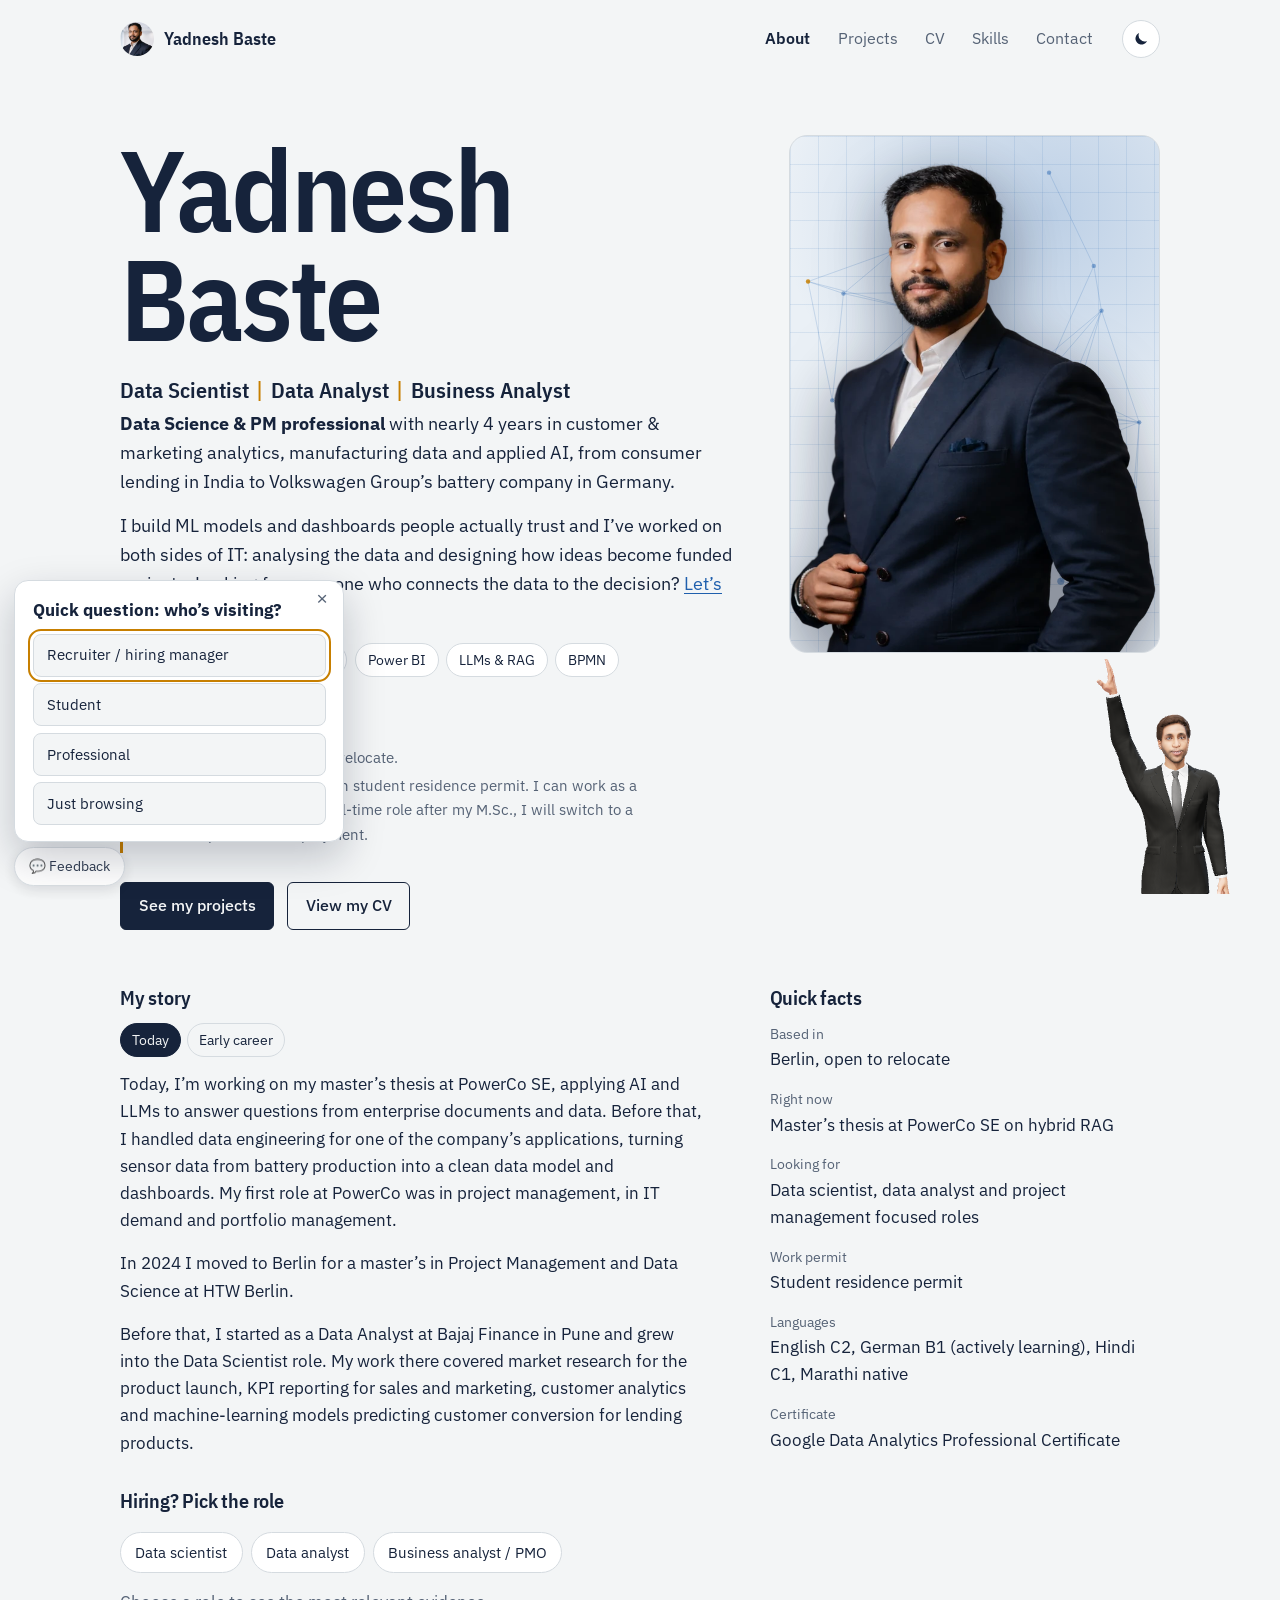
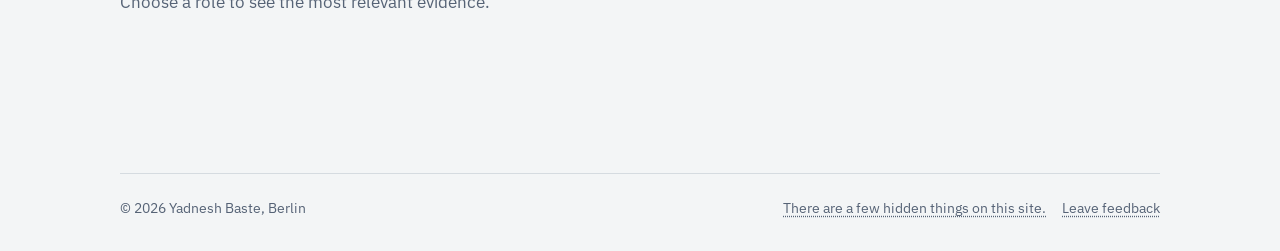
<file: index.html>
<!doctype html>
<!--
   __   __ ___
   \ \ / /| _ )   yadnesh-baste.github.io
    \ V / | _ \   Designed and owned by Yadnesh Baste, Berlin, 2026.
     |_|  |___/   Curious? Press the backtick key ( ` ) on the page.
-->
<html lang="en">
<head>
<meta name="author" content="Yadnesh Baste">
<meta charset="utf-8">
<meta name="viewport" content="width=device-width, initial-scale=1, viewport-fit=cover">
<title>Yadnesh Baste – Data Scientist, Data Analyst, Business Analyst | Berlin</title>
<meta name="description" content="Portfolio of Yadnesh Baste: data analysis, machine learning and process design projects with code and case studies.">
<meta property="og:title" content="Yadnesh Baste – Data Scientist | Data & PM professional">
<meta property="og:description" content="Case studies in manufacturing quality, customer retention and IT process design.">
<link rel="icon" href="assets/yadnesh.jpg" type="image/jpeg">
<script src="assets/theme.js"></script>
<link rel="preconnect" href="https://fonts.googleapis.com"><link rel="preconnect" href="https://fonts.gstatic.com" crossorigin>
<link href="https://fonts.googleapis.com/css2?family=IBM+Plex+Sans+Condensed:wght@500;600&family=IBM+Plex+Sans:wght@400;500;600&display=swap" rel="stylesheet">
<link rel="stylesheet" href="assets/style.css">
</head>
<body>
<div class="wrap">
  <header class="top" id="top">
    <div class="top-row">
      <a class="home" href="#about" data-goto="about"><img src="assets/yadnesh.jpg" alt="" width="34" height="34"> <span>Yadnesh Baste</span></a>
      <button class="theme-btn" type="button" data-theme-toggle></button>
    </div>
    <nav class="tabs" role="tablist" aria-label="Sections">
      <button role="tab" id="t-about" aria-controls="about" aria-selected="true">About</button>
      <button role="tab" id="t-projects" aria-controls="projects" aria-selected="false" tabindex="-1">Projects</button>
      <button role="tab" id="t-cv" aria-controls="cv" aria-selected="false" tabindex="-1">CV</button>
      <button role="tab" id="t-skills" aria-controls="skills" aria-selected="false" tabindex="-1">Skills</button>
      <button role="tab" id="t-contact" aria-controls="contact" aria-selected="false" tabindex="-1">Contact</button>
    </nav>
  </header>
</div>

<!-- ============ ABOUT ============ -->
<main>
<div role="tabpanel" id="about" aria-labelledby="t-about">
  <div class="wrap">
    <div class="hero2">
      <div class="hero2-text">
        <h1>Yadnesh<br>Baste</h1>
        <p class="roles">Data Scientist <span>|</span> Data Analyst <span>|</span> Business Analyst</p>
        <p class="intro"><strong>Data Science &amp; PM professional</strong> with nearly 4 years in customer &amp; marketing analytics, manufacturing data and applied AI, from consumer lending in India to Volkswagen Group’s battery company in Germany.</p>
        <p class="intro">I build ML models and dashboards people actually trust and I’ve worked on both sides of IT: analysing the data and designing how ideas become funded projects. Looking for someone who connects the data to the decision? <a href="#contact" data-goto="contact">Let’s talk.</a></p>
        <ul class="sectors" aria-label="Core skills"><li>Python</li><li>SQL</li><li>Databricks</li><li>Power BI</li><li>LLMs &amp; RAG</li><li>BPMN</li><li>IT portfolio &amp; budget planning</li></ul>
        <div class="whereabouts">
          <p><span class="ico" aria-hidden="true">📍</span>Berlin, Germany. Open to relocate.</p>
          <p><span class="ico" aria-hidden="true">🪪</span>Indian citizen on a German student residence permit. I can work as a working student now; for a full-time role after my M.Sc., I will switch to a residence permit for employment.</p>
        </div>
        <div class="hero-actions"><button class="btn primary" type="button" data-goto="projects">See my projects</button><button class="btn" type="button" data-goto="cv">View my CV</button></div>
      </div>
      <div class="hero2-photo">
        <svg class="net" viewBox="0 0 400 520" aria-hidden="true" preserveAspectRatio="xMidYMid slice"></svg>
        <picture><source srcset="assets/yadnesh-cutout.webp" type="image/webp"><img src="assets/yadnesh-cutout.png" alt="Yadnesh Baste in a navy double-breasted blazer" width="617" height="820"></picture>
      </div>
    </div>

    <div class="about-grid">
      <div class="measure">
        <h3>My story</h3>
        <div class="chips story-tabs" role="group" aria-label="My story">
          <button type="button" aria-pressed="true" data-story="today">Today</button>
          <button type="button" aria-pressed="false" data-story="early">Early career</button>
        </div>
        <div class="story" data-story-panel="today">
          <p>Today, I’m working on my master’s thesis at PowerCo SE, applying AI and LLMs to answer questions from enterprise documents and data. Before that, I handled data engineering for one of the company’s applications, turning sensor data from battery production into a clean data model and dashboards. My first role at PowerCo was in project management, in IT demand and portfolio management.</p>
          <p>In 2024 I moved to Berlin for a master’s in Project Management and Data Science at HTW Berlin.</p> 
          <p>Before that, I started as a Data Analyst at Bajaj Finance in Pune and grew into the Data Scientist role. My work there covered market research for the product launch, KPI reporting for sales and marketing, customer analytics and machine-learning models predicting customer conversion for lending products.</p>
        </div>
        <div class="story" data-story-panel="early" hidden>
          <p>I studied mechanical engineering at Savitribai Phule Pune University, with focus on engineering mathematics and statistics. Plotting graphs for engineering projects is where it clicked: one good chart could explain in seconds what pages of calculations couldn’t. That curiosity about data visualisation and analytics took me to my first role as a data analyst at Bajaj Finance in 2021, where I grew into the Data Scientist role.</p>
        </div>
        <h3 style="margin-top:2rem">Hiring? Pick the role</h3>
        <div class="pill-row" id="roles">
          <button type="button" data-role="ds">Data scientist</button>
          <button type="button" data-role="da">Data analyst</button>
          <button type="button" data-role="ba">Business analyst / PMO</button>
        </div>
        <div class="recruiter-note" id="role-note" aria-live="polite"><p class="muted">Choose a role to see the most relevant evidence.</p></div>
      </div>
      <div>
        <h3>Quick facts</h3>
        <dl class="facts-list">
          <div><dt>Based in</dt><dd>Berlin, open to relocate</dd></div>
          <div><dt>Right now</dt><dd>Master’s thesis at PowerCo SE on hybrid RAG</dd></div>
          <div><dt>Looking for</dt><dd>Data scientist, data analyst and project management focused roles</dd></div>
          <div><dt>Work permit</dt><dd>Student residence permit</dd></div>
          <div><dt>Languages</dt><dd>English C2, German B1 (actively learning), Hindi C1, Marathi native</dd></div>
          <div><dt>Certificate</dt><dd>Google Data Analytics Professional Certificate</dd></div>
        </dl>
      </div>
    </div>
  </div>
</div>

<!-- ============ PROJECTS ============ -->
<div role="tabpanel" id="projects" aria-labelledby="t-projects" hidden>
  <div class="wrap">
    <div class="panel-head"><h2>Projects</h2><p>Three case studies on public data. Code is available on request.</p></div>
    <article class="project">
      <div>
        <p class="kind">Machine learning for manufacturing quality</p>
        <h3><a href="projects/secom.html">Which production runs will fail? An honest test on 590 sensors</a></h3>
        <p>Many published models for this dataset report over 90% accuracy, yet a model that passes every run is already 93% accurate. I rebuilt the problem the way a factory would face it: learn from past runs, predict the next ones.</p>
        <p class="result">Inspecting the riskiest 10% of runs catches 22% of failures, about twice the rate of random checks. A shuffled split would have overstated the model.</p>
        <div class="links"><a href="projects/secom.html">Read the case study</a><a href="mailto:yadneshgbaste@gmail.com?subject=Code%20access%20request%3A%20SECOM%20fault%20detection&body=Hi%20Yadnesh%2C%0A%0AI%27d%20like%20to%20see%20the%20code%20for%20%22SECOM%20fault%20detection%22.%0AMy%20GitHub%20username%3A%20%0ACompany%20/%20role%3A%20%0A%0AThanks%21" class="req">Request code access</a></div>
        <p class="tools">Python, pandas, scikit-learn, LightGBM, time-based validation</p>
      </div>
      <div class="figure" id="fig-secom" data-explain="Each line shows how many of the failing batches you would catch (up) if you inspected a given share of all batches, riskiest first (across). The dashed diagonal is random checking. The further a line bends above the diagonal, the better the model. The dotted amber line is the 10% point: inspecting 10% of batches catches about 22% of failures. Why it matters: a quality team can only inspect a limited share of batches, so “failures caught for a given inspection effort” shows directly what the model saves. Accuracy cannot show this: a model that never flags anything is still 93% accurate."></div>
    </article>

    <article class="project">
      <div>
        <p class="kind">Customer analytics for retention</p>
        <h3><a href="projects/churn.html">Who leaves a bank and whom to call first</a></h3>
        <p>Ten thousand retail-bank customers in France, Germany and Spain. I segmented churn, built a risk model and turned it into a call list a retention team could work through, the same question I worked on at Bajaj Finance.</p>
        <p class="result">Calling the riskiest 20% of customers reaches 65% of those who would leave. German customers churn at twice the rate of French and Spanish ones.</p>
        <div class="links"><a href="projects/churn.html">Open the interactive dashboard</a><a href="mailto:yadneshgbaste@gmail.com?subject=Code%20access%20request%3A%20Bank%20churn%20and%20retention&body=Hi%20Yadnesh%2C%0A%0AI%27d%20like%20to%20see%20the%20code%20for%20%22Bank%20churn%20and%20retention%22.%0AMy%20GitHub%20username%3A%20%0ACompany%20/%20role%3A%20%0A%0AThanks%21" class="req">Request code access</a></div>
        <p class="tools">Python, LightGBM, logistic regression, Power BI data model and DAX</p>
      </div>
      <div class="figure" id="fig-churn" data-explain="Across: the share of customers the retention team calls, starting with the highest predicted risk. Up: the share of customers who actually left that those calls would have reached. Calling at random follows the dashed diagonal. The marked point shows that calling the riskiest 20% reaches 65% of leavers. Why it matters: a retention budget is limited by how many calls the team can make. This curve shows how many future leavers each extra call reaches, which is what decides the budget and the size of the call list."></div>
    </article>

    <article class="project">
      <div>
        <p class="kind">Business process design</p>
        <h3><a href="projects/process.html">From IT request to portfolio decision, modelled in BPMN 2.0</a></h3>
        <p>At PowerCo I designed a demand-to-portfolio process for IT requests from seven departments. This is a public, anonymised version of the pattern: who does what, where requests stall and how priorities become transparent.</p>
        <p class="result">One intake, a completeness check before anyone estimates effort and a scoring model the portfolio board can explain.</p>
        <div class="links"><a href="projects/process.html">Read the case study</a><a href="mailto:yadneshgbaste@gmail.com?subject=Code%20access%20request%3A%20IT%20demand%20process%20%28BPMN%29&body=Hi%20Yadnesh%2C%0A%0AI%27d%20like%20to%20see%20the%20code%20for%20%22IT%20demand%20process%20%28BPMN%29%22.%0AMy%20GitHub%20username%3A%20%0ACompany%20/%20role%3A%20%0A%0AThanks%21" class="req">Request code access</a></div>
        <p class="tools">BPMN 2.0, Camunda Modeler / bpmn.io, requirements analysis</p>
      </div>
      <a class="figure diagram" href="projects/process.html" data-explain="A BPMN process map. Each horizontal lane is a role (requester, demand management, IT architecture, portfolio board). Boxes are tasks, diamonds are decisions, circles are start and end. Follow the arrows from left to right to see how a request becomes a funded project or is parked with a review date. Why it matters: a shared map shows who owns each decision and where requests wait, so priorities can be explained to every requester."><img src="assets/demand-to-portfolio.svg" alt="BPMN diagram of the IT demand to portfolio decision process with four lanes"></a>
    </article>

    <p class="muted measure" style="margin-top:1.5rem">In progress: question answering over documents and SQL with cited sources, the topic of my master's thesis, rebuilt on public data.</p>
  </div>
</div>

<!-- ============ CV ============ -->
<div role="tabpanel" id="cv" aria-labelledby="t-cv" hidden>
  <div class="wrap">
    <div class="panel-head"><h2>CV</h2><p>Mixed roles across data science, analysis and project management. Filter to the side you're hiring for.</p>
      <div class="cv-actions"><a class="btn primary" href="assets/Baste_Yadnesh_CV.pdf" download>Download CV (PDF)</a><button class="btn" type="button" onclick="window.print()">Print this page</button></div>
    </div>
    <div class="cv-block">
      <h3>Experience</h3>
      <div class="chips cv-filter" role="group" aria-label="Filter experience">
        <button type="button" aria-pressed="true" data-track="all">Everything</button>
        <button type="button" aria-pressed="false" data-track="data">Data and AI</button>
        <button type="button" aria-pressed="false" data-track="pm">Project and process</button>
      </div>
      <ol class="timeline" id="cv-list">
        <li><div class="when">09/2026 – today</div><div>
          <h3>Master's thesis, Data and AI solutions</h3><p class="org">PowerCo SE, Volkswagen Group's battery company, Salzgitter</p>
          <ul><li data-track="data">Building a hybrid retrieval (RAG) framework that answers enterprise questions from both documents and SQL data, using Databricks, LangGraph and vector search.</li></ul></div></li>
        <li><div class="when">03/2026 – 08/2026</div><div>
          <h3>Data analytics intern</h3><p class="org">PowerCo SE, alongside the M.Sc.</p>
          <ul><li data-track="data">Organised data from 200+ machine sensors across battery production stages into a data model in Databricks.</li>
              <li data-track="data">Checked machine readiness by cross-validating sensor data, for example that a machine's running meter only ever increases.</li>
              <li data-track="data">Built Grafana and Power BI dashboards showing that all machines are operating well.</li></ul></div></li>
        <li><div class="when">09/2025 – 02/2026</div><div>
          <h3>IT demand and portfolio management intern</h3><p class="org">PowerCo SE, alongside the M.Sc.</p>
          <ul><li data-track="pm">Designed the Digital Lifecycle (DPL) process in BPMN 2.0 and a change process for updating it.</li>
              <li data-track="pm">Collected and assessed 15+ IT demands with stakeholders from 7 departments and placed them in the budget by priority.</li>
              <li data-track="pm">Consolidated budget reporting for management and aligned with project owners to keep the portfolio within plan.</li>
              <li data-track="pm">Acted as product owner for ServiceNow: release testing, backlog refinement, Scrum refinements and retrospectives.</li>
              <li data-track="pm">Created training for product owners on the DPL process, including an AI-assisted interactive version.</li></ul></div></li>
        <li><div class="when">10/2021 – 07/2024</div><div>
          <h3>Data Scientist</h3><p class="org">Bajaj Finance Ltd, Indian non-banking finance company (consumer and gold loans), Pune</p>
          <ul><li data-track="pm">Ran market research for the launch of a rural two-wheeler loan across 2+ Indian states: competitor and sales analysis, management reporting.</li>
              <li data-track="data">Built the reporting framework and KPIs that gave sales and marketing full visibility after the launch.</li>
              <li data-track="data">Raised customer retention from 15% to 50% through churn and drop-off analysis and targeted retention initiatives.</li>
              <li data-track="data">Supplied the cold-calling data behind 40% of monthly sales and built a model predicting next month's likely customers.</li>
              <li data-track="pm">Planned marketing campaigns by customer data and geography: an average 13% gain in new customers, 2022–2024.</li>
              <li data-track="data">Automated 80% of reporting with Databricks workflows, Power BI and Tableau; migrated 300+ tables from the data warehouse to the data lake.</li>
              <li data-track="pm">Trained 3 junior colleagues to keep these projects running.</li></ul></div></li>
      </ol>
    </div>
    <div class="cv-block">
      <h3>Education</h3>
      <div class="edu">
        <div><span class="when">10/2024 – today</span><span><b>M.Sc. Project Management and Data Science</b>, HTW Berlin<br><span class="muted">Projects: machine-learning classification of faulty semiconductor runs (SECOM); obstacle detection and a digital twin on the RailSem dataset.</span></span></div>
        <div><span class="when">2017 – 2021</span><span><b>B.E. Mechanical Engineering</b>, Savitribai Phule Pune University, India</span></div>
      </div>
    </div>
    <div class="cv-block">
      <h3>Certificate and languages</h3>
      <p>Google Data Analytics Professional Certificate</p>
      <p class="muted">English C2, German B1 (actively learning), Hindi C1, Marathi native</p>
    </div>
    <div class="signature"><img src="assets/signature.png" alt="Signature of Yadnesh Baste" width="141" height="64"><p class="small muted" style="margin:.4rem 0 0">Berlin, 2026</p></div>
  </div>
</div>

<!-- ============ SKILLS ============ -->
<div role="tabpanel" id="skills" aria-labelledby="t-skills" hidden>
  <div class="wrap">
    <div class="panel-head"><h2>Skills</h2><p>Select a skill to see where I've used it.</p></div>
    <div class="skill-detail" id="skill-detail" aria-live="polite"><span class="muted">No skill selected yet.</span></div>
    <div class="skill-groups" id="skill-groups"></div>
  </div>
</div>

<!-- ============ CONTACT ============ -->
<div role="tabpanel" id="contact" aria-labelledby="t-contact" hidden>
  <div class="wrap">
    <div class="panel-head"><h2>Let's talk</h2><p>I'm looking for data analyst, data scientist and business analyst roles in Germany and I'm happy to relocate.</p></div>
    <div class="contact-grid">
      <button class="card" type="button" id="copy-email"><small>Email, select to copy</small><span>yadneshgbaste@gmail.com</span></button>
      <a href="https://www.linkedin.com/in/yadneshbaste"><small>LinkedIn</small><span>linkedin.com/in/yadneshbaste</span></a>
      <a href="https://github.com/yadnesh-baste"><small>GitHub</small><span>github.com/yadnesh-baste</span></a>
      <a href="assets/Baste_Yadnesh_CV.pdf" download><small>CV</small><span>Download PDF</span></a>
    </div>
  </div>
</div>
</main>
<div class="wrap"><footer class="site-foot"><span>© 2026 Yadnesh Baste, Berlin</span><span><button type="button" id="egg-hint" title="A small hint">There are a few hidden things on this site.</button> <button type="button" id="open-feedback">Leave feedback</button></span></footer></div>
<div class="toast" id="toast" role="status"></div>

<script src="assets/charts.js"></script>
<script src="assets/secom-data.js"></script>
<script src="assets/churn-data.js"></script>
<script src="assets/config.js"></script>
<script src="assets/site.js"></script>
<script src="assets/explain.js"></script>
<script src="assets/feedback.js"></script>
<script src="assets/eggs.js"></script>
<script src="assets/vendor/three.min.js"></script>
<script src="assets/vendor/RoomEnvironment.js"></script>
<script src="assets/vendor/GLTFLoader.js"></script>
<script src="assets/vendor/SkeletonUtils.js"></script>
<script src="assets/vendor/meshopt_decoder.js"></script>
<script src="assets/avatar3d.js"></script>
<script src="assets/avatar-dock.js"></script>
<script>document.getElementById("egg-hint").addEventListener("click",()=>{const t=document.getElementById("toast");t.textContent="Hint: type hi, tap the little 3D me three times, or press the backtick key.";t.classList.add("show");setTimeout(()=>t.classList.remove("show"),3500);});</script>
</body>
</html>
</file>
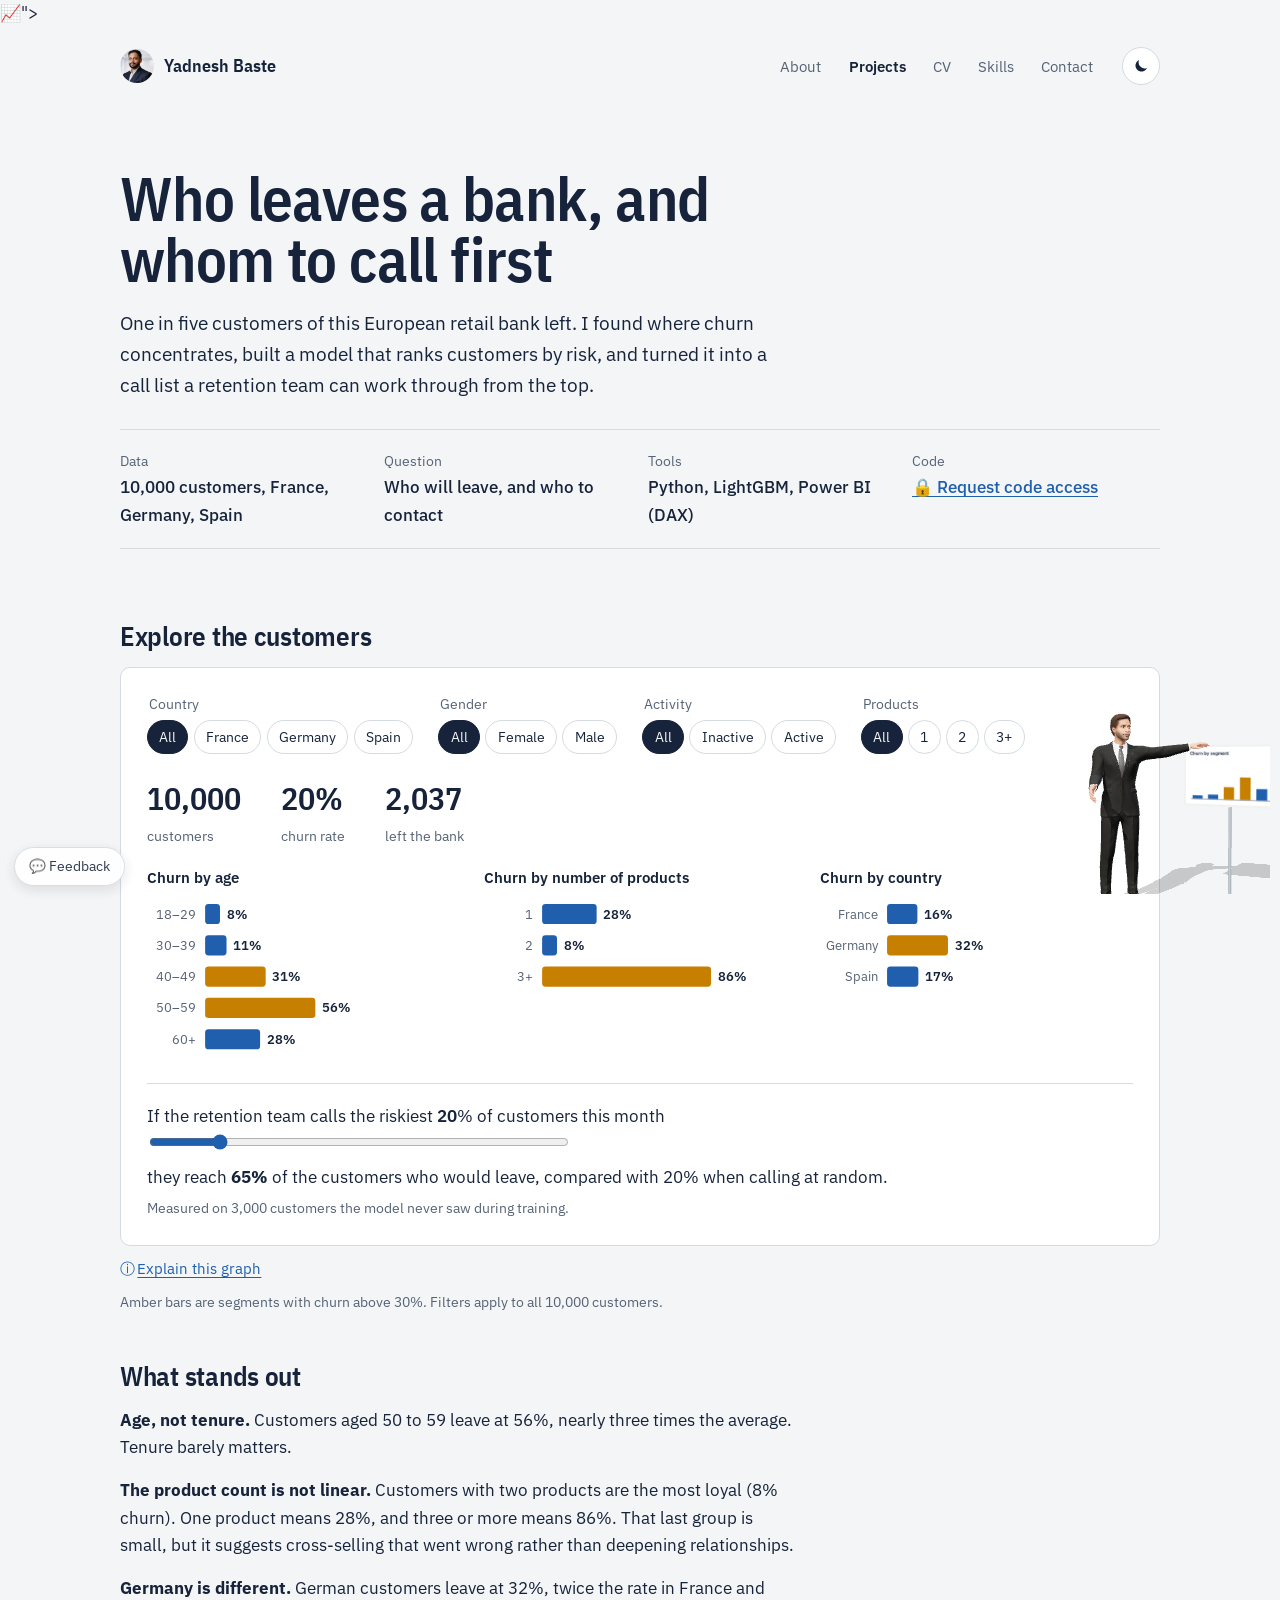
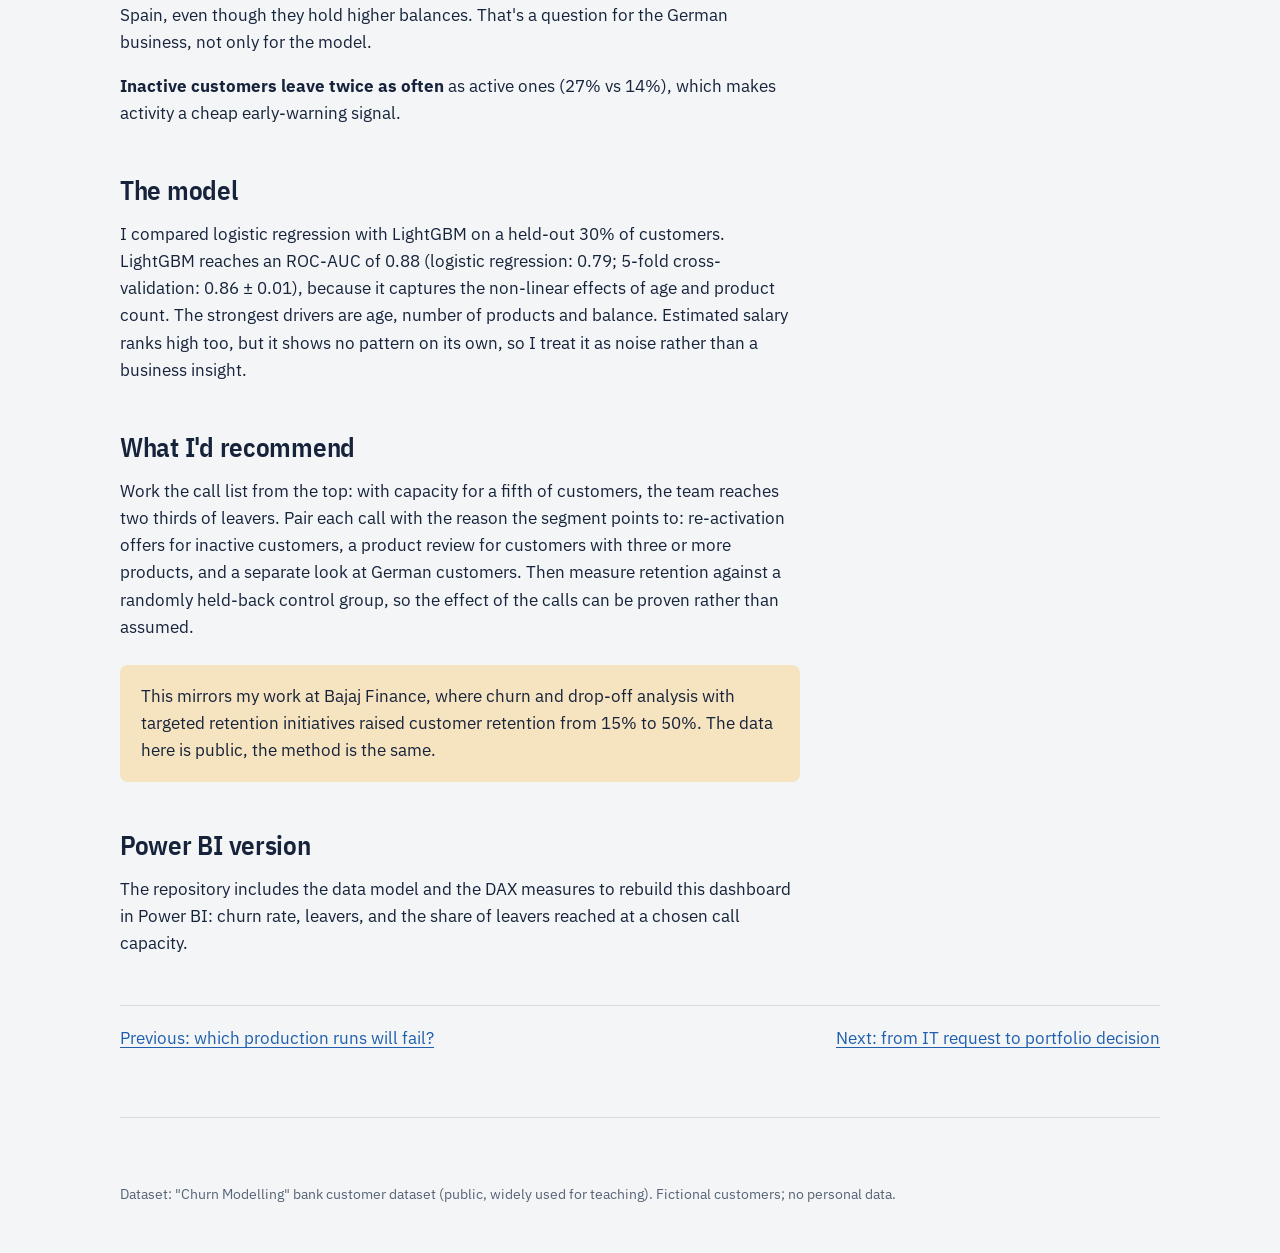
<file: projects/churn.html>
<!doctype html>
<html lang="en">
<head>
<meta name="author" content="Yadnesh Baste">
<meta charset="utf-8">
<meta name="viewport" content="width=device-width, initial-scale=1, viewport-fit=cover">
<title>Who leaves a bank, and whom to call first – Yadnesh Baste</title>
<meta name="description" content="Bank churn segmentation, risk model and retention call list, with an interactive dashboard.">
<link rel="icon" href="../assets/yadnesh.jpg" type="image/jpeg"><text y='.9em' font-size='90'>📈</text></svg>">
<script src="../assets/theme.js"></script>
<link rel="preconnect" href="https://fonts.googleapis.com"><link rel="preconnect" href="https://fonts.gstatic.com" crossorigin>
<link href="https://fonts.googleapis.com/css2?family=IBM+Plex+Sans+Condensed:wght@500;600&family=IBM+Plex+Sans:wght@400;500;600&display=swap" rel="stylesheet">
<link rel="stylesheet" href="../assets/style.css">
</head>
<body data-avatar="present" data-board="churn" data-hello="This is the churn dashboard.">
<div class="wrap case">
  <header class="top" id="top"><div class="top-row"><a class="home" href="../#about"><img src="../assets/yadnesh.jpg" alt=""><span>Yadnesh Baste</span></a><button class="theme-btn" type="button" data-theme-toggle></button></div><nav class="tabs" aria-label="Sections"><a href="../#about">About</a><a href="../#projects" aria-current="page">Projects</a><a href="../#cv">CV</a><a href="../#skills">Skills</a><a href="../#contact">Contact</a></nav></header>

  <div class="case-head">
    <h1>Who leaves a bank, and whom to call first</h1>
    <p class="lede">One in five customers of this European retail bank left. I found where churn concentrates, built a model that ranks customers by risk, and turned it into a call list a retention team can work through from the top.</p>
    <dl class="facts">
      <div><dt>Data</dt><dd>10,000 customers, France, Germany, Spain</dd></div>
      <div><dt>Question</dt><dd>Who will leave, and who to contact</dd></div>
      <div><dt>Tools</dt><dd>Python, LightGBM, Power BI (DAX)</dd></div>
      <div><dt>Code</dt><dd><a href="mailto:yadneshgbaste@gmail.com?subject=Code%20access%20request%3A%20Bank%20churn%20and%20retention&body=Hi%20Yadnesh%2C%0A%0AI%20would%20like%20to%20see%20the%20code%20for%20Bank%20churn%20and%20retention.%0AMy%20GitHub%20username%3A%20%0ACompany%20/%20role%3A%20%0A%0AThanks%21" class="req">Request code access</a></dd></div>
    </dl>
  </div>

  <h2>Explore the customers</h2>
  <div class="dash" id="dash" data-explain="Use the buttons at the top to pick a group of customers; the numbers and bars update for that group. Each bar is the share of customers in that group who left; amber bars are above 30%. The slider shows how many future leavers the retention team reaches for a given number of calls, compared with calling at random. Why it matters: churn by segment shows where to act first, and “leavers reached” at a given call capacity shows the payoff of the call list before anyone picks up the phone.">
    <div class="filters" id="filters"></div>
    <div class="kpis" aria-live="polite">
      <div><b id="k-n">–</b>customers</div>
      <div><b id="k-rate">–</b>churn rate</div>
      <div><b id="k-out">–</b>left the bank</div>
    </div>
    <div class="panels">
      <div id="p-age"></div><div id="p-prod"></div><div id="p-geo"></div>
    </div>
    <div class="slider">
      <label for="calls">If the retention team calls the riskiest <output id="calls-out">20</output>% of customers this month</label><br>
      <input id="calls" type="range" min="5" max="100" step="5" value="20">
      <p style="margin:.4rem 0 0">they reach <b id="reach">–</b> of the customers who would leave, compared with <span id="rand">20%</span> when calling at random.</p>
      <p class="small muted" style="margin:.3rem 0 0">Measured on 3,000 customers the model never saw during training.</p>
    </div>
  </div>
  <p class="small muted">Amber bars are segments with churn above 30%. Filters apply to all 10,000 customers.</p>

  <div class="measure">
    <h2>What stands out</h2>
    <p><strong>Age, not tenure.</strong> Customers aged 50 to 59 leave at 56%, nearly three times the average. Tenure barely matters.</p>
    <p><strong>The product count is not linear.</strong> Customers with two products are the most loyal (8% churn). One product means 28%, and three or more means 86%. That last group is small, but it suggests cross-selling that went wrong rather than deepening relationships.</p>
    <p><strong>Germany is different.</strong> German customers leave at 32%, twice the rate in France and Spain, even though they hold higher balances. That's a question for the German business, not only for the model.</p>
    <p><strong>Inactive customers leave twice as often</strong> as active ones (27% vs 14%), which makes activity a cheap early-warning signal.</p>

    <div><h2>The model</h2>
    <p>I compared logistic regression with LightGBM on a held-out 30% of customers. LightGBM reaches an ROC-AUC of <span id="auc"></span> (logistic regression: <span id="auc-l"></span>; 5-fold cross-validation: <span id="cv"></span>), because it captures the non-linear effects of age and product count. The strongest drivers are age, number of products and balance. Estimated salary ranks high too, but it shows no pattern on its own, so I treat it as noise rather than a business insight.</p></div>

    <h2>What I'd recommend</h2>
    <p>Work the call list from the top: with capacity for a fifth of customers, the team reaches two thirds of leavers. Pair each call with the reason the segment points to: re-activation offers for inactive customers, a product review for customers with three or more products, and a separate look at German customers. Then measure retention against a randomly held-back control group, so the effect of the calls can be proven rather than assumed.</p>
    <div class="callout"><p>This mirrors my work at Bajaj Finance, where churn and drop-off analysis with targeted retention initiatives raised customer retention from 15% to 50%. The data here is public, the method is the same.</p></div>

    <div><h2>Power BI version</h2>
    <p>The repository includes the data model and the DAX measures to rebuild this dashboard in Power BI: churn rate, leavers, and the share of leavers reached at a chosen call capacity.</p></div>
  </div>

  <nav class="next" aria-label="More projects"><a href="secom.html">Previous: which production runs will fail?</a><a href="process.html">Next: from IT request to portfolio decision</a></nav>
  <footer class="small muted">Dataset: "Churn Modelling" bank customer dataset (public, widely used for teaching). Fictional customers; no personal data.</footer>
</div>
<script src="../assets/charts.js"></script>
<script src="../assets/churn-data.js"></script>
<script>
  const D = CHURN.c, N = D.out.length;
  const DIMS = {
    geo: { legend: "Country", labels: ["France", "Germany", "Spain"] },
    gen: { legend: "Gender", labels: ["Female", "Male"] },
    act: { legend: "Activity", labels: ["Inactive", "Active"] },
    prod: { legend: "Products", labels: { 1: "1", 2: "2", 3: "3+" } },
  };
  const sel = { geo: null, gen: null, act: null, prod: null };
  const f = document.getElementById("filters");
  Object.entries(DIMS).forEach(([k, d]) => {
    const fs = document.createElement("fieldset"); fs.innerHTML = `<legend>${d.legend}</legend><div class="chips"></div>`;
    const chips = fs.querySelector(".chips"); const opts = [["All", null], ...Object.entries(d.labels).map(([v, l]) => [l, +v])];
    opts.forEach(([l, v]) => {
      const b = document.createElement("button"); b.type = "button"; b.textContent = l; b.setAttribute("aria-pressed", v === null);
      b.onclick = () => { sel[k] = v; chips.querySelectorAll("button").forEach(x => x.setAttribute("aria-pressed", x === b)); render(); };
      chips.appendChild(b);
    });
    f.appendChild(fs);
  });
  const pct = v => (v * 100).toFixed(0) + "%";
  function group(idx, key, labels) {
    const out = Object.keys(labels).map(k => ({ k: +k, n: 0, o: 0 }));
    idx.forEach(i => { const g = out.find(x => x.k === D[key][i]); if (g) { g.n++; g.o += D.out[i]; } });
    return out.filter(g => g.n > 0).map(g => ({ label: labels[g.k], value: g.o / g.n, highlight: g.o / g.n > 0.3 }));
  }
  function render() {
    const idx = []; for (let i = 0; i < N; i++) if (Object.keys(sel).every(k => sel[k] === null || D[k][i] === sel[k])) idx.push(i);
    const out = idx.reduce((a, i) => a + D.out[i], 0);
    document.getElementById("k-n").textContent = idx.length.toLocaleString("en");
    document.getElementById("k-rate").textContent = idx.length ? pct(out / idx.length) : "–";
    document.getElementById("k-out").textContent = out.toLocaleString("en");
    const opt = { max: 1, fmt: pct, labelW: 52, width: 280, rowH: 28 };
    Charts.bars(document.getElementById("p-age"), group(idx, "age", { 0: "18–29", 1: "30–39", 2: "40–49", 3: "50–59", 4: "60+" }), { ...opt, title: "Churn by age" });
    Charts.bars(document.getElementById("p-prod"), group(idx, "prod", { 1: "1", 2: "2", 3: "3+" }), { ...opt, title: "Churn by number of products" });
    Charts.bars(document.getElementById("p-geo"), group(idx, "geo", { 0: "France", 1: "Germany", 2: "Spain" }), { ...opt, labelW: 60, title: "Churn by country" });
  }
  render();
  const R = CHURN.ranked, tot = R.reduce((a, b) => a + b, 0), s = document.getElementById("calls");
  function reach() { const p = +s.value, k = Math.round(R.length * p / 100); document.getElementById("calls-out").textContent = p;
    document.getElementById("reach").textContent = pct(R.slice(0, k).reduce((a, b) => a + b, 0) / tot); document.getElementById("rand").textContent = p + "%"; }
  s.oninput = reach; reach();
  document.getElementById("auc").textContent = CHURN.res.auc_gbm.toFixed(2);
  document.getElementById("auc-l").textContent = CHURN.res.auc_logit.toFixed(2);
  document.getElementById("cv").textContent = CHURN.res.cv_auc[0].toFixed(2) + " ± " + CHURN.res.cv_auc[1].toFixed(2);
</script>
<script src="../assets/config.js"></script>
<script src="../assets/explain.js"></script>
<script src="../assets/feedback.js"></script>
<script src="../assets/eggs.js"></script>
<script src="../assets/vendor/three.min.js"></script>
<script src="../assets/vendor/RoomEnvironment.js"></script>
<script src="../assets/vendor/GLTFLoader.js"></script>
<script src="../assets/vendor/SkeletonUtils.js"></script>
<script src="../assets/vendor/meshopt_decoder.js"></script>
<script src="../assets/avatar3d.js"></script>
<script src="../assets/avatar-dock.js"></script>
</body>
</html>
</file>
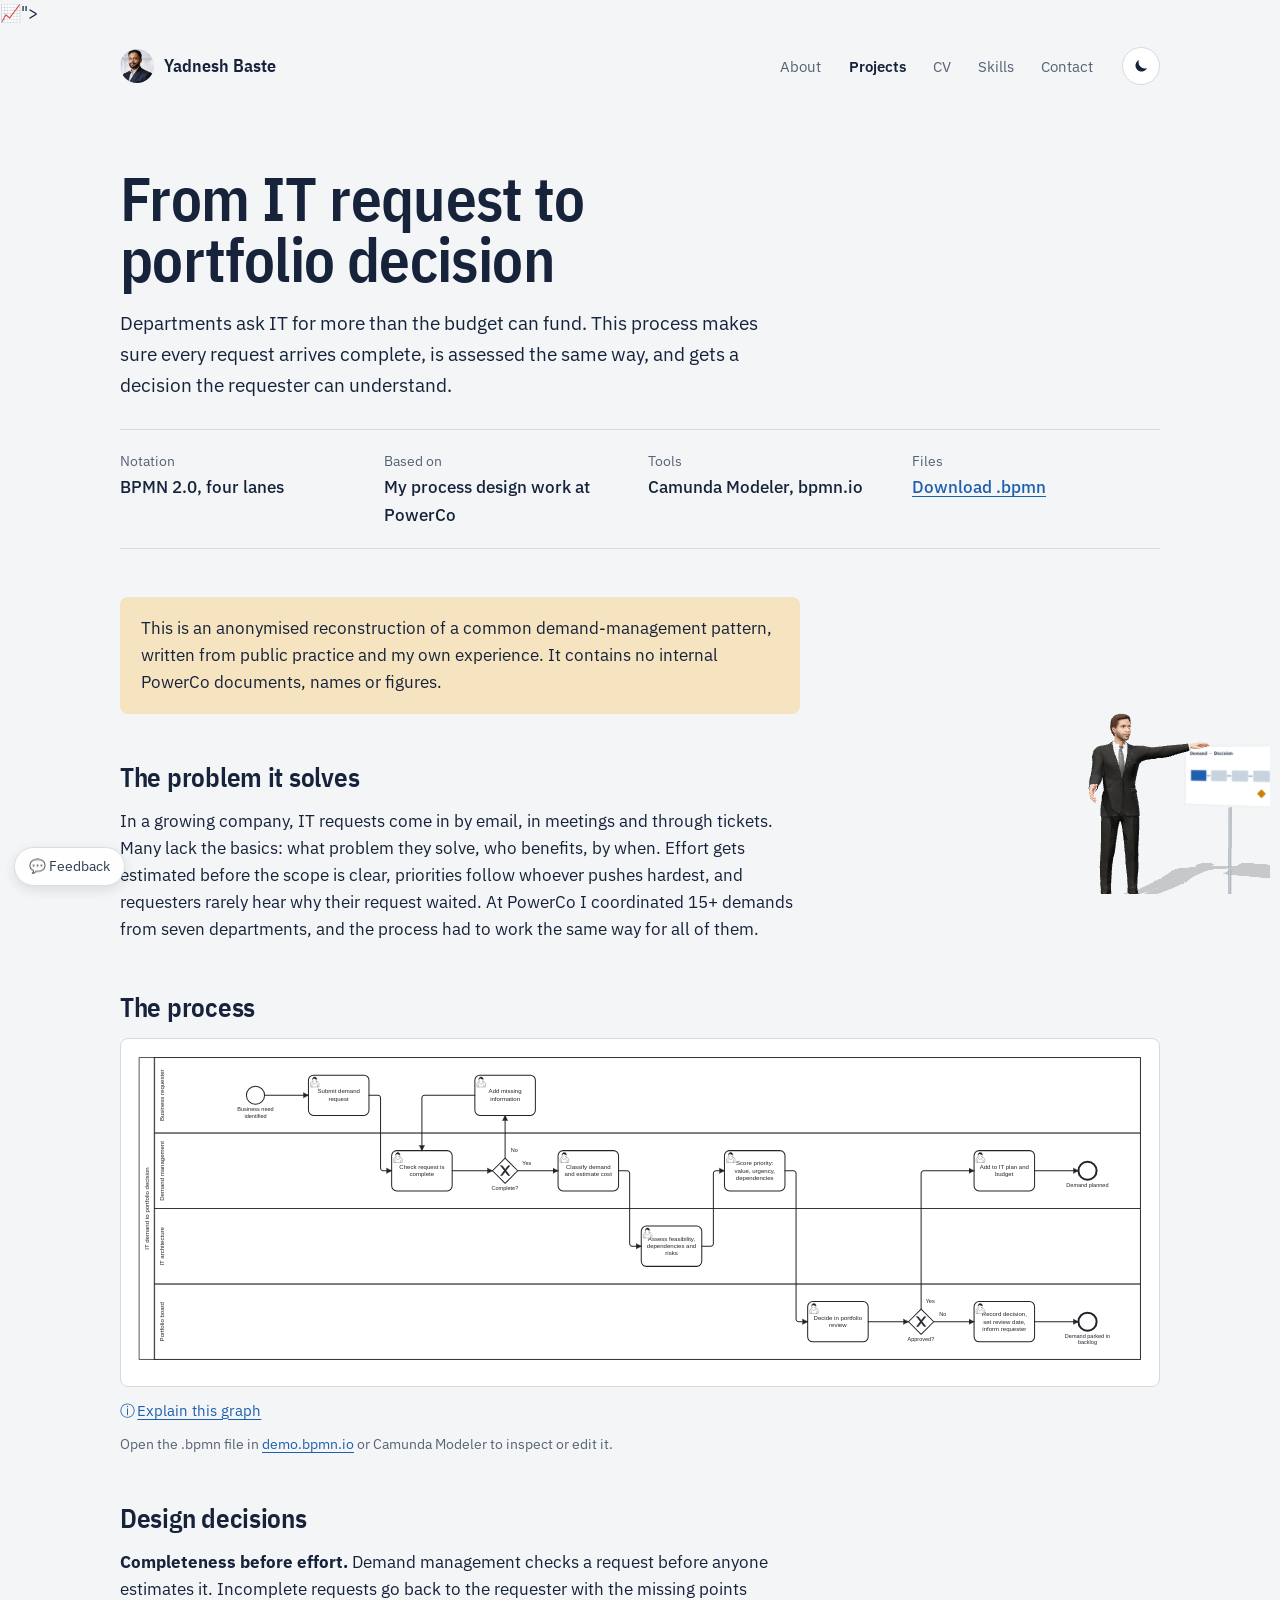
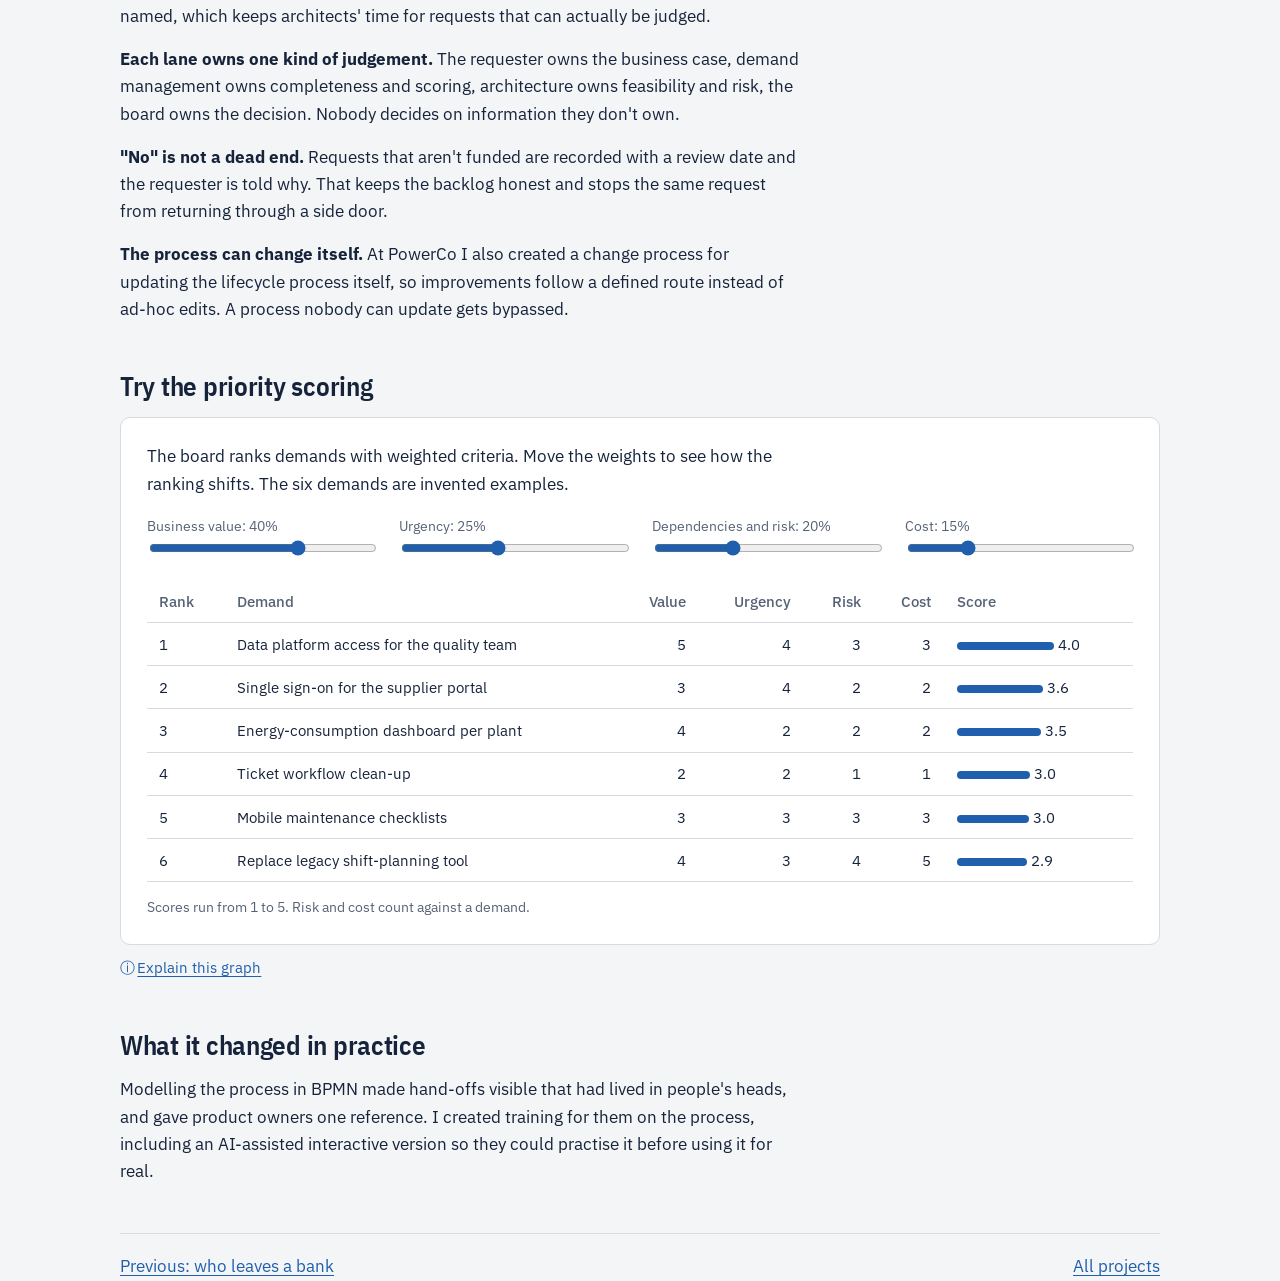
<file: projects/process.html>
<!doctype html>
<html lang="en">
<head>
<meta name="author" content="Yadnesh Baste">
<meta charset="utf-8">
<meta name="viewport" content="width=device-width, initial-scale=1, viewport-fit=cover">
<title>From IT request to portfolio decision – Yadnesh Baste</title>
<meta name="description" content="An IT demand-to-portfolio process modelled in BPMN 2.0, with a transparent priority scoring model.">
<link rel="icon" href="../assets/yadnesh.jpg" type="image/jpeg"><text y='.9em' font-size='90'>📈</text></svg>">
<script src="../assets/theme.js"></script>
<link rel="preconnect" href="https://fonts.googleapis.com"><link rel="preconnect" href="https://fonts.gstatic.com" crossorigin>
<link href="https://fonts.googleapis.com/css2?family=IBM+Plex+Sans+Condensed:wght@500;600&family=IBM+Plex+Sans:wght@400;500;600&display=swap" rel="stylesheet">
<link rel="stylesheet" href="../assets/style.css">
</head>
<body data-avatar="present" data-board="process" data-hello="Demand in, decision out.">
<div class="wrap case">
  <header class="top" id="top"><div class="top-row"><a class="home" href="../#about"><img src="../assets/yadnesh.jpg" alt=""><span>Yadnesh Baste</span></a><button class="theme-btn" type="button" data-theme-toggle></button></div><nav class="tabs" aria-label="Sections"><a href="../#about">About</a><a href="../#projects" aria-current="page">Projects</a><a href="../#cv">CV</a><a href="../#skills">Skills</a><a href="../#contact">Contact</a></nav></header>

  <div class="case-head">
    <h1>From IT request to portfolio decision</h1>
    <p class="lede">Departments ask IT for more than the budget can fund. This process makes sure every request arrives complete, is assessed the same way, and gets a decision the requester can understand.</p>
    <dl class="facts">
      <div><dt>Notation</dt><dd>BPMN 2.0, four lanes</dd></div>
      <div><dt>Based on</dt><dd>My process design work at PowerCo</dd></div>
      <div><dt>Tools</dt><dd>Camunda Modeler, bpmn.io</dd></div>
      <div><dt>Files</dt><dd><a href="../assets/demand-to-portfolio.bpmn" download>Download .bpmn</a></dd></div>
    </dl>
  </div>

  <div class="callout measure"><p>This is an anonymised reconstruction of a common demand-management pattern, written from public practice and my own experience. It contains no internal PowerCo documents, names or figures.</p></div>

  <div class="measure">
    <h2>The problem it solves</h2>
    <p>In a growing company, IT requests come in by email, in meetings and through tickets. Many lack the basics: what problem they solve, who benefits, by when. Effort gets estimated before the scope is clear, priorities follow whoever pushes hardest, and requesters rarely hear why their request waited. At PowerCo I coordinated 15+ demands from seven departments, and the process had to work the same way for all of them.</p>
  </div>

  <h2>The process</h2>
  <div class="figure diagram scroll-x" data-explain="A BPMN process map. Each horizontal lane is a role. Boxes are tasks, diamonds are decisions, circles are the start and end. Follow the arrows from left to right: a request is checked, assessed, scored and decided, and either goes into the IT plan or is parked with a review date. Why it matters: one shared map shows who owns each decision and where requests wait, which makes delays visible and priorities explainable."><img src="../assets/demand-to-portfolio.svg" alt="BPMN diagram. Lanes: business requester, demand management, IT architecture, portfolio board. The requester submits a demand; demand management checks completeness and sends incomplete requests back; complete requests are classified and estimated; IT architecture assesses feasibility, dependencies and risks; demand management scores priority; the portfolio board decides; approved demands go into the IT plan and budget, others are recorded with a review date and the requester is informed." style="min-width:900px;width:100%"></div>
  <p class="small muted">Open the .bpmn file in <a href="https://demo.bpmn.io/">demo.bpmn.io</a> or Camunda Modeler to inspect or edit it.</p>

  <div class="measure">
    <h2>Design decisions</h2>
    <p><strong>Completeness before effort.</strong> Demand management checks a request before anyone estimates it. Incomplete requests go back to the requester with the missing points named, which keeps architects' time for requests that can actually be judged.</p>
    <p><strong>Each lane owns one kind of judgement.</strong> The requester owns the business case, demand management owns completeness and scoring, architecture owns feasibility and risk, the board owns the decision. Nobody decides on information they don't own.</p>
    <p><strong>"No" is not a dead end.</strong> Requests that aren't funded are recorded with a review date and the requester is told why. That keeps the backlog honest and stops the same request from returning through a side door.</p>
    <p><strong>The process can change itself.</strong> At PowerCo I also created a change process for updating the lifecycle process itself, so improvements follow a defined route instead of ad-hoc edits. A process nobody can update gets bypassed.</p>
  </div>

  <h2>Try the priority scoring</h2>
  <div class="dash" data-explain="Each row is an example IT request scored 1 to 5 on value, urgency, risk and cost. The sliders set how much each criterion counts. The bar is the weighted score, and the table re-sorts so you can see how priorities change when the board values different things. Why it matters: weighted scoring makes portfolio decisions transparent and repeatable, so a “no” comes with a reason instead of a feeling.">
    <p class="measure" style="margin-top:0">The board ranks demands with weighted criteria. Move the weights to see how the ranking shifts. The six demands are invented examples.</p>
    <div class="weights" id="weights"></div>
    <div class="scroll-x"><table id="rank"><thead><tr><th>Rank</th><th>Demand</th><th class="num">Value</th><th class="num">Urgency</th><th class="num">Risk</th><th class="num">Cost</th><th>Score</th></tr></thead><tbody></tbody></table></div>
    <p class="small muted" style="margin:.8rem 0 0">Scores run from 1 to 5. Risk and cost count against a demand.</p>
  </div>

  <div class="measure">
    <h2>What it changed in practice</h2>
    <p>Modelling the process in BPMN made hand-offs visible that had lived in people's heads, and gave product owners one reference. I created training for them on the process, including an AI-assisted interactive version so they could practise it before using it for real.</p>
  </div>

  <nav class="next" aria-label="More projects"><a href="churn.html">Previous: who leaves a bank</a><a href="../#projects">All projects</a></nav>
</div>
<script>
  const CRIT = [["value", "Business value", 40, 1], ["urgency", "Urgency", 25, 1], ["risk", "Dependencies and risk", 20, -1], ["cost", "Cost", 15, -1]];
  const DEM = [
    { name: "Data platform access for the quality team", value: 5, urgency: 4, risk: 3, cost: 3 },
    { name: "Replace legacy shift-planning tool", value: 4, urgency: 3, risk: 4, cost: 5 },
    { name: "Single sign-on for the supplier portal", value: 3, urgency: 4, risk: 2, cost: 2 },
    { name: "Energy-consumption dashboard per plant", value: 4, urgency: 2, risk: 2, cost: 2 },
    { name: "Mobile maintenance checklists", value: 3, urgency: 3, risk: 3, cost: 3 },
    { name: "Ticket workflow clean-up", value: 2, urgency: 2, risk: 1, cost: 1 },
  ];
  const W = {}; const box = document.getElementById("weights");
  CRIT.forEach(([k, l, v]) => { W[k] = v;
    box.insertAdjacentHTML("beforeend", `<div><label for="w-${k}">${l}: <output id="o-${k}">${v}</output>%</label><input id="w-${k}" type="range" min="0" max="60" step="5" value="${v}"></div>`);
    document.getElementById("w-" + k).oninput = e => { W[k] = +e.target.value; document.getElementById("o-" + k).textContent = e.target.value; rank(); };
  });
  function rank() {
    const tot = Object.values(W).reduce((a, b) => a + b, 0) || 1;
    const rows = DEM.map(d => ({ ...d, s: CRIT.reduce((a, [k, , , sign]) => a + W[k] / tot * (sign > 0 ? d[k] : 6 - d[k]), 0) })).sort((a, b) => b.s - a.s);
    document.querySelector("#rank tbody").innerHTML = rows.map((d, i) => `<tr><td>${i + 1}</td><td>${d.name}</td><td class="num">${d.value}</td><td class="num">${d.urgency}</td><td class="num">${d.risk}</td><td class="num">${d.cost}</td><td><span class="bar" style="width:${(d.s / 5 * 120).toFixed(0)}px"></span> ${d.s.toFixed(1)}</td></tr>`).join("");
  }
  rank();
</script>
<script src="../assets/config.js"></script>
<script src="../assets/explain.js"></script>
<script src="../assets/feedback.js"></script>
<script src="../assets/eggs.js"></script>
<script src="../assets/vendor/three.min.js"></script>
<script src="../assets/vendor/RoomEnvironment.js"></script>
<script src="../assets/vendor/GLTFLoader.js"></script>
<script src="../assets/vendor/SkeletonUtils.js"></script>
<script src="../assets/vendor/meshopt_decoder.js"></script>
<script src="../assets/avatar3d.js"></script>
<script src="../assets/avatar-dock.js"></script>
</body>
</html>
</file>
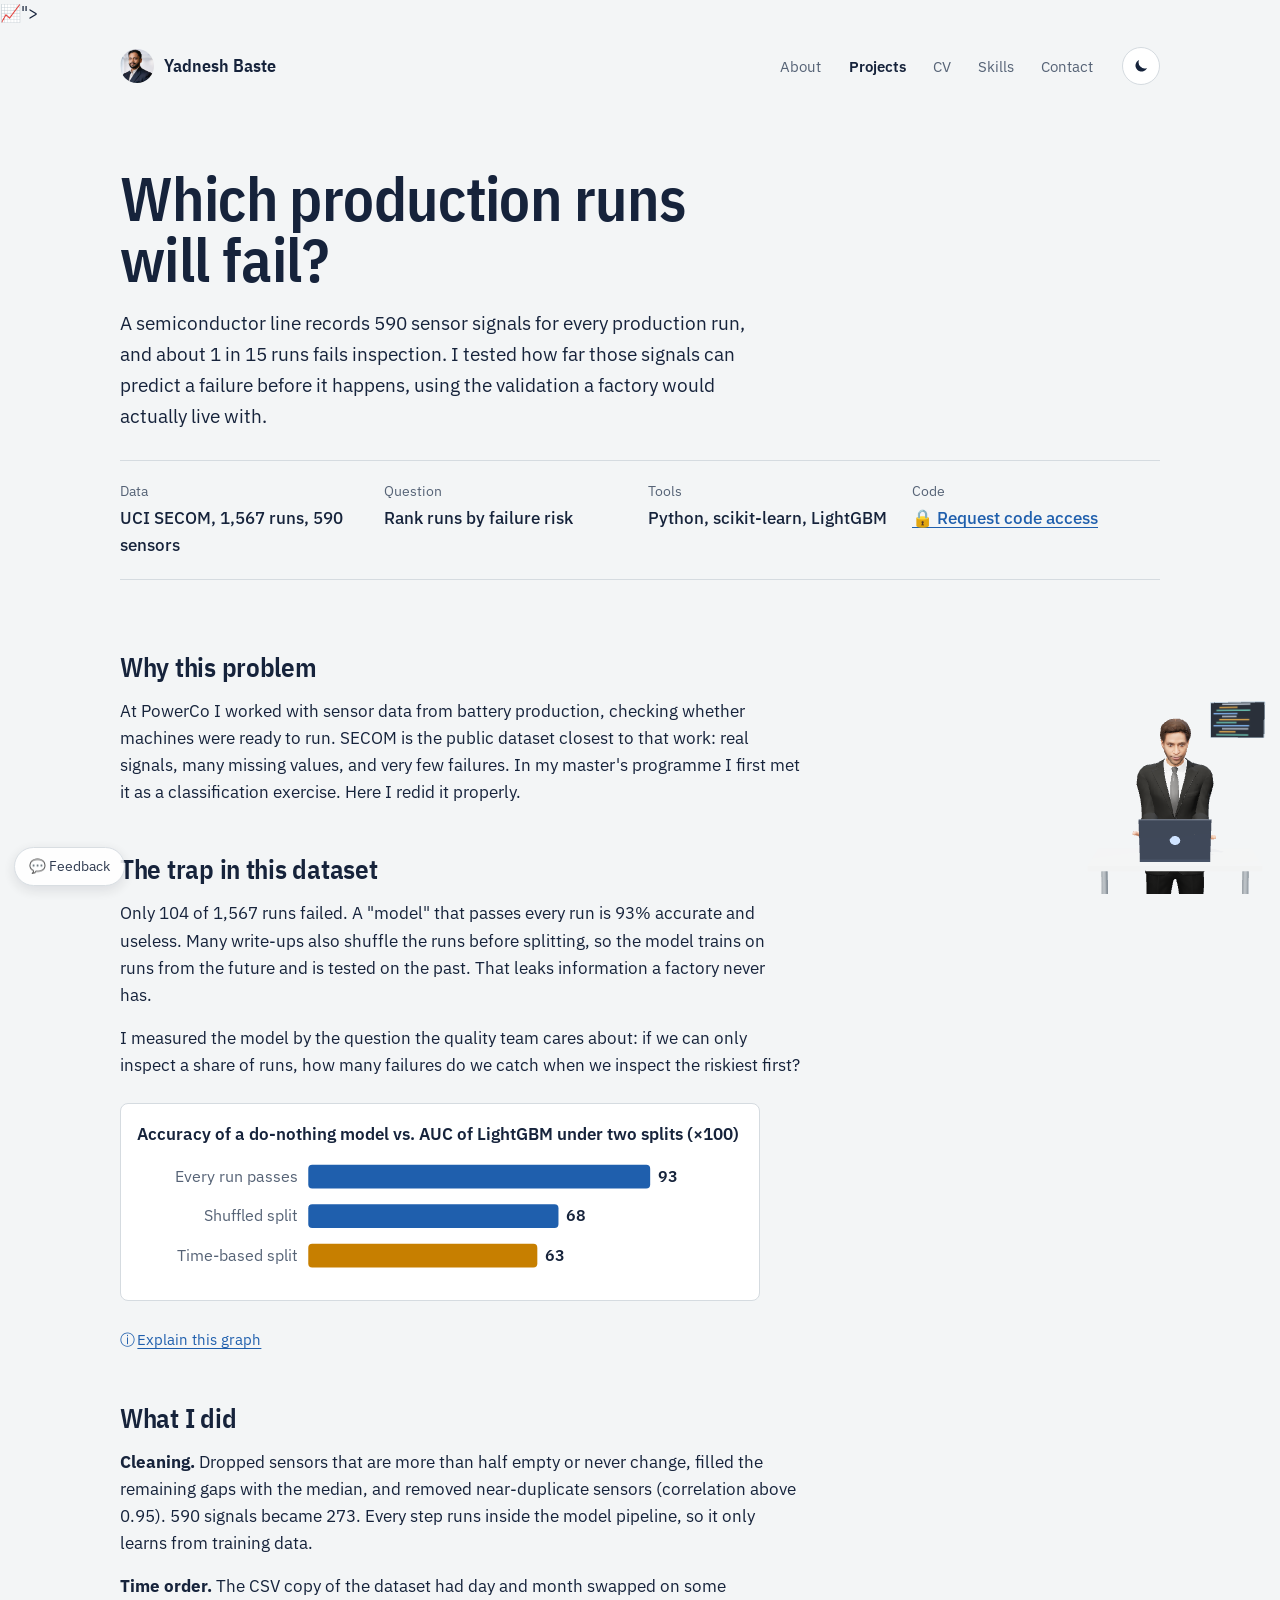
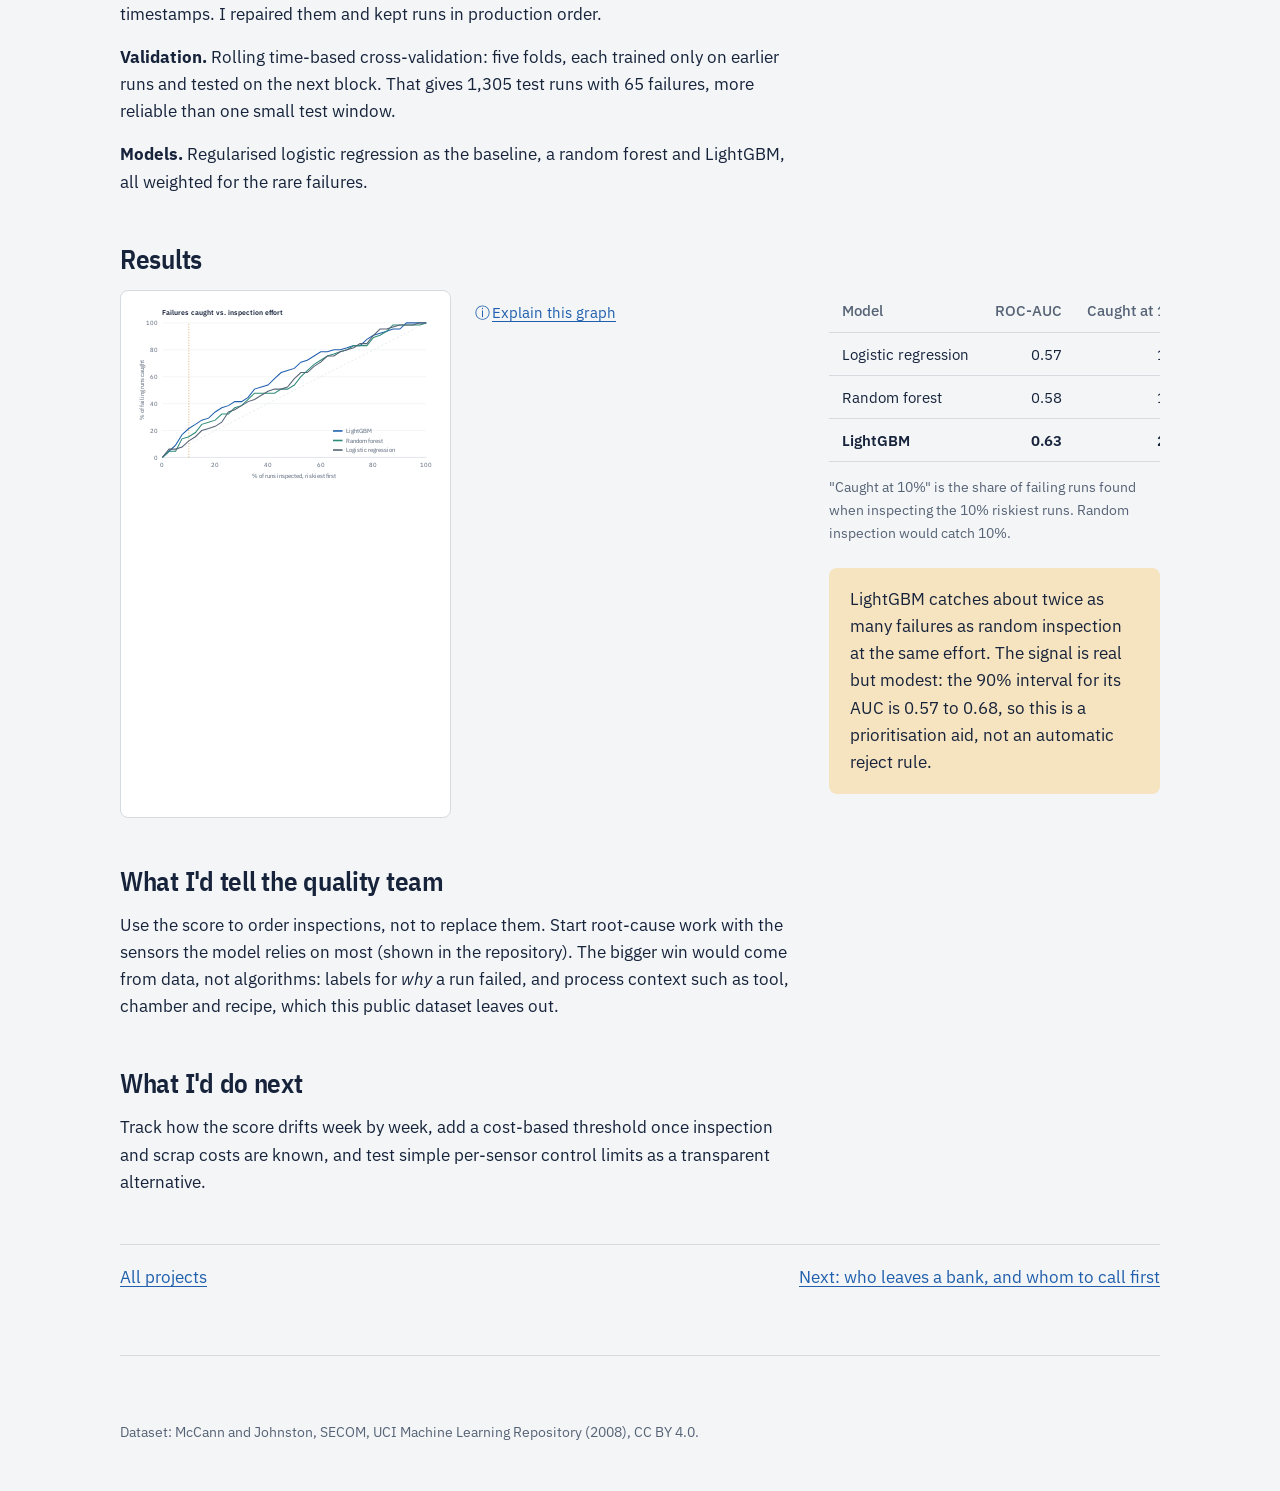
<file: projects/secom.html>
<!doctype html>
<html lang="en">
<head>
<meta name="author" content="Yadnesh Baste">
<meta charset="utf-8">
<meta name="viewport" content="width=device-width, initial-scale=1, viewport-fit=cover">
<title>Which production runs will fail? – Yadnesh Baste</title>
<meta name="description" content="Predicting failing semiconductor production runs from 590 sensors, validated the way a factory would use the model.">
<link rel="icon" href="../assets/yadnesh.jpg" type="image/jpeg"><text y='.9em' font-size='90'>📈</text></svg>">
<script src="../assets/theme.js"></script>
<link rel="preconnect" href="https://fonts.googleapis.com"><link rel="preconnect" href="https://fonts.gstatic.com" crossorigin>
<link href="https://fonts.googleapis.com/css2?family=IBM+Plex+Sans+Condensed:wght@500;600&family=IBM+Plex+Sans:wght@400;500;600&display=swap" rel="stylesheet">
<link rel="stylesheet" href="../assets/style.css">
</head>
<body data-avatar="type" data-board="secom" data-hello="Training a model on 590 sensors…">
<div class="wrap case">
  <header class="top" id="top"><div class="top-row"><a class="home" href="../#about"><img src="../assets/yadnesh.jpg" alt=""><span>Yadnesh Baste</span></a><button class="theme-btn" type="button" data-theme-toggle></button></div><nav class="tabs" aria-label="Sections"><a href="../#about">About</a><a href="../#projects" aria-current="page">Projects</a><a href="../#cv">CV</a><a href="../#skills">Skills</a><a href="../#contact">Contact</a></nav></header>

  <div class="case-head">
    <h1>Which production runs will fail?</h1>
    <p class="lede">A semiconductor line records 590 sensor signals for every production run, and about 1 in 15 runs fails inspection. I tested how far those signals can predict a failure before it happens, using the validation a factory would actually live with.</p>
    <dl class="facts">
      <div><dt>Data</dt><dd>UCI SECOM, 1,567 runs, 590 sensors</dd></div>
      <div><dt>Question</dt><dd>Rank runs by failure risk</dd></div>
      <div><dt>Tools</dt><dd>Python, scikit-learn, LightGBM</dd></div>
      <div><dt>Code</dt><dd><a href="mailto:yadneshgbaste@gmail.com?subject=Code%20access%20request%3A%20SECOM%20fault%20detection&body=Hi%20Yadnesh%2C%0A%0AI%20would%20like%20to%20see%20the%20code%20for%20SECOM%20fault%20detection.%0AMy%20GitHub%20username%3A%20%0ACompany%20/%20role%3A%20%0A%0AThanks%21" class="req">Request code access</a></dd></div>
    </dl>
  </div>

  <div class="measure">
    <h2>Why this problem</h2>
    <p>At PowerCo I worked with sensor data from battery production, checking whether machines were ready to run. SECOM is the public dataset closest to that work: real signals, many missing values, and very few failures. In my master's programme I first met it as a classification exercise. Here I redid it properly.</p>

    <h2>The trap in this dataset</h2>
    <p>Only 104 of 1,567 runs failed. A "model" that passes every run is 93% accurate and useless. Many write-ups also shuffle the runs before splitting, so the model trains on runs from the future and is tested on the past. That leaks information a factory never has.</p>
    <p>I measured the model by the question the quality team cares about: if we can only inspect a share of runs, how many failures do we catch when we inspect the riskiest first?</p>
  </div>

  <div class="figure" id="validation" style="max-width:640px;margin:1.5rem 0" data-explain="Three bars on a 0–100 scale. The first is the accuracy of doing nothing (calling every batch a pass): 93, which shows why accuracy is misleading here. The other two are the model’s AUC, where 50 is a coin flip: shuffling batches before testing makes it look better (68) than the honest time-based test (63). Why it matters: AUC tells you how well the model ranks risky batches above safe ones, independent of any cut-off. Testing only on later batches gives the number a factory would actually see, not an optimistic one."></div>

  <div class="measure">
    <h2>What I did</h2>
    <p><strong>Cleaning.</strong> Dropped sensors that are more than half empty or never change, filled the remaining gaps with the median, and removed near-duplicate sensors (correlation above 0.95). 590 signals became 273. Every step runs inside the model pipeline, so it only learns from training data.</p>
    <p><strong>Time order.</strong> The CSV copy of the dataset had day and month swapped on some timestamps. I repaired them and kept runs in production order.</p>
    <p><strong>Validation.</strong> Rolling time-based cross-validation: five folds, each trained only on earlier runs and tested on the next block. That gives 1,305 test runs with 65 failures, more reliable than one small test window.</p>
    <p><strong>Models.</strong> Regularised logistic regression as the baseline, a random forest and LightGBM, all weighted for the rare failures.</p>
  </div>

  <h2>Results</h2>
  <div class="grid2">
    <div class="figure" id="curve" data-explain="Each line shows how many failing batches you catch (up) if you inspect a given share of all batches, riskiest first (across). The dashed diagonal is random checking. Lines further above it are better. At the dotted 10% mark, LightGBM catches about 22% of failures. Why it matters: inspection capacity is fixed, so the useful question is how many failures you catch for a given effort. That is exactly what this curve shows."></div>
    <div>
      <div class="scroll-x"><table id="tbl"><thead><tr><th>Model</th><th class="num">ROC-AUC</th><th class="num">Caught at 10%</th><th class="num">at 20%</th><th class="num">at 30%</th></tr></thead><tbody></tbody></table></div>
      <p class="small muted" style="margin-top:.8rem">"Caught at 10%" is the share of failing runs found when inspecting the 10% riskiest runs. Random inspection would catch 10%.</p>
      <div class="callout"><p>LightGBM catches about twice as many failures as random inspection at the same effort. The signal is real but modest: the 90% interval for its AUC is <span id="ci"></span>, so this is a prioritisation aid, not an automatic reject rule.</p></div>
    </div>
  </div>

  <div class="measure">
    <h2>What I'd tell the quality team</h2>
    <p>Use the score to order inspections, not to replace them. Start root-cause work with the sensors the model relies on most (shown in the repository). The bigger win would come from data, not algorithms: labels for <em>why</em> a run failed, and process context such as tool, chamber and recipe, which this public dataset leaves out.</p>
    <h2>What I'd do next</h2>
    <p>Track how the score drifts week by week, add a cost-based threshold once inspection and scrap costs are known, and test simple per-sensor control limits as a transparent alternative.</p>
  </div>

  <nav class="next" aria-label="More projects"><a href="../#projects">All projects</a><a href="churn.html">Next: who leaves a bank, and whom to call first</a></nav>
  <footer class="small muted">Dataset: McCann and Johnston, SECOM, UCI Machine Learning Repository (2008), CC BY 4.0.</footer>
</div>
<script src="../assets/charts.js"></script>
<script src="../assets/secom-data.js"></script>
<script>
  const R = SECOM.results, C = SECOM.curves;
  Charts.line(document.getElementById("curve"), [
    { name: "LightGBM", color: "blue", points: C["LightGBM"], width: 2.6 },
    { name: "Random forest", color: "teal", points: C["Random forest"], width: 1.5 },
    { name: "Logistic regression", color: "slate", points: C["Logistic regression"], width: 1.5 }],
    { xLabel: "% of runs inspected, riskiest first", yLabel: "% of failing runs caught", ref: true, vline: 10, title: "Failures caught vs. inspection effort" });
  Charts.bars(document.getElementById("validation"), [
    { label: "Every run passes", value: SECOM.naive.always_pass_accuracy * 100 },
    { label: "Shuffled split", value: SECOM.naive.shuffled_cv_auc * 100 },
    { label: "Time-based split", value: R.models.LightGBM.roc_auc * 100, highlight: true }],
    { max: 100, labelW: 130, fmt: v => v.toFixed(0), title: "Accuracy of a do-nothing model vs. AUC of LightGBM under two splits (×100)" });
  const tb = document.querySelector("#tbl tbody"), pc = v => Math.round(v * 100) + "%";
  Object.entries(R.models).forEach(([k, m]) => {
    tb.insertAdjacentHTML("beforeend", `<tr class="${k === "LightGBM" ? "best" : ""}"><td>${k}</td><td class="num">${m.roc_auc.toFixed(2)}</td><td class="num">${pc(m.recall_at_10)}</td><td class="num">${pc(m.recall_at_20)}</td><td class="num">${pc(m.recall_at_30)}</td></tr>`);
  });
  document.getElementById("ci").textContent = R.lgbm_auc_90ci.map(v => v.toFixed(2)).join(" to ");
</script>
<script src="../assets/config.js"></script>
<script src="../assets/explain.js"></script>
<script src="../assets/feedback.js"></script>
<script src="../assets/eggs.js"></script>
<script src="../assets/vendor/three.min.js"></script>
<script src="../assets/vendor/RoomEnvironment.js"></script>
<script src="../assets/vendor/GLTFLoader.js"></script>
<script src="../assets/vendor/SkeletonUtils.js"></script>
<script src="../assets/vendor/meshopt_decoder.js"></script>
<script src="../assets/avatar3d.js"></script>
<script src="../assets/avatar-dock.js"></script>
</body>
</html>
</file>
<file: assets/style.css>
:root {
  --paper: #F3F5F6; --surface: #FFFFFF; --ink: #16233B; --slate: #566376; --rule: #D5DBE0; --faint: #E9EDF0;
  --signal: #C77F00; --signal-soft: #F6E3BF; --blue: #1F5FAD; --teal: #2E8B7A; --diagram-bg: #FFFFFF;
  --display: "IBM Plex Sans Condensed", "Arial Narrow", "Roboto Condensed", sans-serif;
  --body: "IBM Plex Sans", "Segoe UI", Roboto, Helvetica, Arial, sans-serif;
  color-scheme: light;
  box-sizing: border-box; padding-top: env(safe-area-inset-top, 0px); padding-bottom: env(safe-area-inset-bottom, 0px);
}
@media (prefers-color-scheme: dark) {
  :root:not([data-theme="light"]) {
    --paper: #0E1520; --surface: #152031; --ink: #E4E9F0; --slate: #9AA6B5; --rule: #2A3647; --faint: #1B2738;
    --signal: #EBA83C; --signal-soft: #3A2E17; --blue: #74AEF2; --teal: #5CC2AE; --diagram-bg: #F3F5F6; color-scheme: dark;
  }
}
:root[data-theme="dark"] {
  --paper: #0E1520; --surface: #152031; --ink: #E4E9F0; --slate: #9AA6B5; --rule: #2A3647; --faint: #1B2738;
  --signal: #EBA83C; --signal-soft: #3A2E17; --blue: #74AEF2; --teal: #5CC2AE; --diagram-bg: #F3F5F6; color-scheme: dark;
}
*, *::before, *::after { box-sizing: inherit; }
html { scroll-padding-top: env(safe-area-inset-top, 0px); -webkit-text-size-adjust: 100%; }
body { margin: 0; background: var(--paper); color: var(--ink); font: 400 1.0625rem/1.6 var(--body); }
img, svg { max-width: 100%; }
a { color: var(--blue); text-underline-offset: 0.18em; text-decoration-thickness: 1px; }
a:hover { text-decoration-thickness: 2px; }
:focus-visible { outline: 2px solid var(--signal); outline-offset: 3px; border-radius: 2px; }
.wrap { max-width: 1120px; margin: 0 auto; padding: 0 clamp(1.1rem, 4vw, 2.5rem); }
.measure { max-width: 68ch; }
h1, h2, h3 { font-family: var(--display); font-weight: 600; line-height: 1.1; margin: 0; letter-spacing: -0.01em; }
h2 { font-size: clamp(1.7rem, 3.2vw, 2.3rem); margin-bottom: 1.4rem; }
h3 { font-size: 1.35rem; line-height: 1.2; }
p { margin: 0 0 1rem; }
.muted { color: var(--slate); }
.small { font-size: 0.9rem; }

/* Top bar */
.top { display: flex; justify-content: space-between; align-items: center; padding: 1.2rem 0; gap: 1rem; flex-wrap: wrap; }
.top .home { font-family: var(--display); font-weight: 600; font-size: 1.1rem; color: var(--ink); text-decoration: none; }
.top nav { display: flex; gap: 1.4rem; flex-wrap: wrap; }
.top nav a { color: var(--slate); text-decoration: none; font-size: 0.95rem; }
.top nav a:hover { color: var(--ink); }

/* Hero */
.hero { display: grid; grid-template-columns: 1fr auto; gap: 2rem; align-items: end; padding: clamp(2rem, 7vw, 5rem) 0 2rem; }
.hero h1 { font-size: clamp(3rem, 9vw, 6.4rem); line-height: 0.95; letter-spacing: -0.025em; }
.hero .lede { font-size: clamp(1.15rem, 2vw, 1.4rem); line-height: 1.45; margin-top: 1.4rem; max-width: 34ch; }
.hero .role { font-family: var(--display); font-size: 1.15rem; color: var(--slate); margin-top: 0.8rem; }
.hero img { width: 132px; height: 132px; border-radius: 50%; object-fit: cover; border: 3px solid var(--surface); box-shadow: 0 0 0 1px var(--rule); }
.cta { display: flex; gap: 0.8rem; flex-wrap: wrap; margin-top: 1.8rem; }
.btn { display: inline-block; padding: 0.65rem 1.1rem; border-radius: 6px; font-weight: 500; text-decoration: none; font-size: 0.98rem; border: 1px solid var(--ink); color: var(--ink); }
.btn.primary { background: var(--ink); color: var(--paper); }
.btn:hover { text-decoration: none; filter: brightness(1.1); }

/* Signal strip */
.strip { margin: 1rem 0 0; border-top: 1px solid var(--rule); border-bottom: 1px solid var(--rule); background: var(--surface); }
.strip svg { display: block; width: 100%; height: clamp(120px, 18vw, 190px); }
.strip .trace { fill: none; stroke: var(--slate); stroke-width: 1; vector-effect: non-scaling-stroke; opacity: 0.75; }
.strip .fail { stroke: var(--signal); stroke-width: 2; vector-effect: non-scaling-stroke; }
.strip-caption { display: flex; justify-content: space-between; gap: 1rem; flex-wrap: wrap; padding: 0.7rem 0 0; font-size: 0.9rem; color: var(--slate); }
.dot { display: inline-block; width: 10px; height: 10px; background: var(--signal); border-radius: 2px; margin-right: 0.35rem; vertical-align: -1px; }
@media (prefers-reduced-motion: no-preference) {
  .strip .trace { stroke-dasharray: 1; stroke-dashoffset: 1; animation: draw 2.4s ease-out forwards; }
  .strip .fail { opacity: 0; animation: show 0.6s ease-out 2.1s forwards; }
  @keyframes draw { to { stroke-dashoffset: 0; } }
  @keyframes show { to { opacity: 1; } }
}

section { padding: clamp(3rem, 7vw, 5rem) 0 0; }

/* Projects */
.project { display: grid; grid-template-columns: minmax(0, 1fr) minmax(0, 1.15fr); gap: clamp(1.5rem, 4vw, 3.5rem); padding: 2.2rem 0; border-top: 1px solid var(--rule); align-items: center; }
.project:last-child { border-bottom: 1px solid var(--rule); }
.project .kind { color: var(--slate); font-size: 0.92rem; margin-bottom: 0.5rem; }
.project h3 { font-size: clamp(1.45rem, 2.4vw, 1.8rem); margin-bottom: 0.8rem; }
.project h3 a { color: inherit; text-decoration: none; }
.project h3 a:hover { text-decoration: underline; }
.project .result { border-left: 3px solid var(--signal); padding-left: 0.9rem; margin: 1rem 0; }
.links { display: flex; gap: 1.2rem; flex-wrap: wrap; font-size: 0.98rem; }
.tools { color: var(--slate); font-size: 0.9rem; margin-top: 0.8rem; }
.figure { background: var(--surface); border: 1px solid var(--rule); border-radius: 8px; padding: 1rem; }
.figure.diagram { background: var(--diagram-bg); }

/* Experience timeline: a real sequence */
.timeline { list-style: none; margin: 0; padding: 0; }
.timeline li { display: grid; grid-template-columns: 9.5rem 1fr; gap: 1.5rem; padding: 1.3rem 0; border-top: 1px solid var(--rule); }
.timeline .when { color: var(--slate); font-size: 0.95rem; padding-top: 0.15rem; }
.timeline h3 { font-size: 1.2rem; }
.timeline .org { color: var(--slate); margin: 0.15rem 0 0.6rem; }
.timeline ul { margin: 0; padding-left: 1.1rem; }
.timeline ul li { display: list-item; border: 0; padding: 0.15rem 0; }

.toolkit { display: grid; grid-template-columns: repeat(auto-fit, minmax(230px, 1fr)); gap: 1.6rem 2.5rem; }
.toolkit h3 { font-size: 1.05rem; margin-bottom: 0.35rem; }
.toolkit p { color: var(--slate); margin: 0; }

footer { padding: 4rem 0 3rem; margin-top: 4rem; border-top: 1px solid var(--rule); }
footer .contact { display: flex; gap: 1.6rem; flex-wrap: wrap; margin-top: 1rem; }

/* Case study pages */
.case-head { padding: clamp(2rem, 6vw, 4rem) 0 1.5rem; }
.case-head h1 { font-size: clamp(2.2rem, 6vw, 3.8rem); line-height: 1; max-width: 18ch; }
.case-head .lede { font-size: 1.2rem; max-width: 60ch; margin-top: 1.1rem; }
.facts { display: grid; grid-template-columns: repeat(auto-fit, minmax(170px, 1fr)); gap: 1rem; margin: 1.8rem 0 0; padding: 1.2rem 0; border-top: 1px solid var(--rule); border-bottom: 1px solid var(--rule); }
.facts dt { color: var(--slate); font-size: 0.88rem; }
.facts dd { margin: 0.15rem 0 0; font-weight: 500; }
.case h2 { font-size: 1.7rem; margin: 3rem 0 1rem; }
.case .grid2 { display: grid; grid-template-columns: repeat(auto-fit, minmax(300px, 1fr)); gap: 1.5rem; }
.callout { background: var(--signal-soft); border-radius: 8px; padding: 1.1rem 1.3rem; margin: 1.5rem 0; }
.callout p:last-child { margin: 0; }
.scroll-x { overflow-x: auto; }
table { border-collapse: collapse; width: 100%; font-size: 0.96rem; }
th, td { text-align: left; padding: 0.55rem 0.8rem; border-bottom: 1px solid var(--rule); white-space: nowrap; }
th { color: var(--slate); font-weight: 500; }
td.num, th.num { text-align: right; font-variant-numeric: tabular-nums; }
tr.best td { font-weight: 600; }
.next { display: flex; justify-content: space-between; gap: 1rem; flex-wrap: wrap; margin-top: 3rem; padding-top: 1.2rem; border-top: 1px solid var(--rule); }

/* Charts */
.chart { width: 100%; height: auto; display: block; overflow: visible; }
.chart text { fill: var(--slate); font: 12px var(--body); }
.chart .axis { stroke: var(--rule); }
.chart .grid { stroke: var(--faint); }
.chart .ref { stroke: var(--rule); stroke-dasharray: 4 4; fill: none; }
.chart .line { fill: none; stroke-width: 2; }
.chart .title { fill: var(--ink); font-weight: 600; font-size: 13px; }
.chart .lbl { fill: var(--ink); font-weight: 600; }

/* Dashboard */
.dash { background: var(--surface); border: 1px solid var(--rule); border-radius: 10px; padding: clamp(1rem, 3vw, 1.6rem); }
.filters { display: flex; flex-wrap: wrap; gap: 1rem 1.6rem; margin-bottom: 1.2rem; }
.filters fieldset { border: 0; padding: 0; margin: 0; }
.filters legend { font-size: 0.85rem; color: var(--slate); margin-bottom: 0.3rem; }
.chips { display: flex; gap: 0.35rem; flex-wrap: wrap; }
.chips button { font: inherit; font-size: 0.88rem; padding: 0.3rem 0.7rem; border-radius: 999px; border: 1px solid var(--rule); background: transparent; color: var(--ink); cursor: pointer; }
.chips button[aria-pressed="true"] { background: var(--ink); color: var(--paper); border-color: var(--ink); }
.kpis { display: flex; gap: 2.5rem; flex-wrap: wrap; margin: 0.5rem 0 1.2rem; }
.kpis div { font-size: 0.88rem; color: var(--slate); }
.kpis b { display: block; font-family: var(--display); font-size: 2rem; color: var(--ink); font-weight: 600; }
.panels { display: grid; grid-template-columns: repeat(auto-fit, minmax(260px, 1fr)); gap: 1.5rem; }
.slider { margin-top: 1.4rem; padding-top: 1.2rem; border-top: 1px solid var(--rule); }
.slider input { width: 100%; max-width: 420px; accent-color: var(--blue); }
.slider output { font-weight: 600; }

/* Process scorer */
.weights { display: grid; grid-template-columns: repeat(auto-fit, minmax(200px, 1fr)); gap: 1rem 1.5rem; margin-bottom: 1rem; }
.weights label { font-size: 0.9rem; color: var(--slate); display: block; }
.weights input { width: 100%; accent-color: var(--blue); }
.bar { height: 8px; background: var(--blue); border-radius: 4px; display: inline-block; vertical-align: middle; }

@media (max-width: 760px) {
  .hero { grid-template-columns: 1fr; }
  .hero img { order: -1; width: 96px; height: 96px; }
  .project { grid-template-columns: 1fr; }
  .timeline li { grid-template-columns: 1fr; gap: 0.3rem; }
  .kpis { gap: 1.5rem; }
}

/* ---------- v2: header, tabs, theme switch, avatar ---------- */
.top { position: sticky; top: env(safe-area-inset-top, 0px); z-index: 20; background: var(--paper); border-bottom: 1px solid transparent; }
body::before { content: ""; position: fixed; inset: 0 0 auto; height: env(safe-area-inset-top, 0px); z-index: 10; background: var(--paper); }
.top.scrolled { border-bottom-color: var(--rule); }
.top .home { display: flex; align-items: center; gap: 0.6rem; }
.top .home svg, .top .home img { width: 34px; height: 34px; border-radius: 50%; }
.top-right { display: flex; align-items: center; gap: 1rem; }
.theme-btn { width: 38px; height: 38px; border-radius: 50%; border: 1px solid var(--rule); background: var(--surface); color: var(--ink); cursor: pointer; display: grid; place-items: center; padding: 0; flex: none; }
.theme-btn svg { width: 18px; height: 18px; fill: none; stroke: currentColor; stroke-width: 1.8; stroke-linecap: round; }
.theme-btn .ico-moon { fill: currentColor; stroke: none; }
.theme-btn .ico-sun, :root[data-theme="dark"] .theme-btn .ico-moon { display: none; }
:root[data-theme="dark"] .theme-btn .ico-sun { display: block; }
.theme-btn:hover { border-color: var(--slate); }

.tabs { display: flex; gap: 0.25rem; overflow-x: auto; scrollbar-width: none; }
.tabs::-webkit-scrollbar { display: none; }
.tabs [role="tab"] { font: inherit; font-size: 0.97rem; background: none; border: 0; color: var(--slate); padding: 0.45rem 0.8rem; border-radius: 6px; cursor: pointer; white-space: nowrap; text-decoration: none; position: relative; }
.tabs [role="tab"]:hover { color: var(--ink); background: var(--faint); }
.tabs [role="tab"][aria-selected="true"] { color: var(--ink); font-weight: 600; }
.tabs [role="tab"][aria-selected="true"]::after { content: ""; position: absolute; left: 0.8rem; right: 0.8rem; bottom: -2px; height: 2px; background: var(--signal); border-radius: 2px; }
[role="tabpanel"] { padding-bottom: 3rem; }
[role="tabpanel"][hidden] { display: none; }
@media (prefers-reduced-motion: no-preference) {
  [role="tabpanel"].enter { animation: panel 0.28s ease-out; }
  @keyframes panel { from { opacity: 0; transform: translateY(6px); } to { opacity: 1; transform: none; } }
}
.panel-head { padding: clamp(2rem, 5vw, 3.2rem) 0 1.4rem; }
.panel-head h2 { font-size: clamp(2rem, 5vw, 3rem); margin: 0 0 0.6rem; }
.panel-head p { color: var(--slate); max-width: 60ch; margin: 0; }

/* Avatar switch */
.portrait { display: flex; flex-direction: column; align-items: center; gap: 0.6rem; }
.portrait .frame { width: 150px; height: 150px; border-radius: 50%; overflow: hidden; box-shadow: 0 0 0 1px var(--rule), 0 0 0 5px var(--surface); }
.portrait .frame img, .portrait .frame svg { width: 100%; height: 100%; display: block; object-fit: cover; }
.portrait .frame [hidden] { display: none; }
.linklike { font: inherit; font-size: 0.85rem; color: var(--blue); background: none; border: 0; cursor: pointer; text-decoration: underline; text-underline-offset: 0.18em; padding: 0.2rem; }

/* About */
.about-grid { display: grid; grid-template-columns: minmax(0, 1.5fr) minmax(0, 1fr); gap: clamp(1.5rem, 5vw, 4rem); padding-top: 3rem; }
.about-grid h3 { font-size: 1.25rem; margin: 0 0 0.8rem; }
.facts-list { margin: 0; display: grid; gap: 0.9rem; }
.facts-list dt { color: var(--slate); font-size: 0.86rem; }
.facts-list dd { margin: 0.1rem 0 0; }
.pill-row { display: flex; flex-wrap: wrap; gap: 0.5rem; margin-top: 1.2rem; }
.pill-row button { font: inherit; font-size: 0.92rem; padding: 0.5rem 0.9rem; border-radius: 999px; border: 1px solid var(--rule); background: var(--surface); color: var(--ink); cursor: pointer; }
.pill-row button:hover { border-color: var(--slate); }

/* CV */
.cv-actions { display: flex; gap: 0.8rem; flex-wrap: wrap; margin-top: 1.2rem; }
.cv-block { margin-top: 2.6rem; }
.cv-block > h3 { font-size: 1.3rem; margin-bottom: 0.4rem; }
.cv-filter { display: flex; gap: 0.4rem; flex-wrap: wrap; margin: 0.4rem 0 0.6rem; }
.timeline li[data-track].dim { opacity: 0.35; }
.edu { display: grid; gap: 1rem; }
.edu div { display: grid; grid-template-columns: 9.5rem 1fr; gap: 1.5rem; padding-top: 1rem; border-top: 1px solid var(--rule); }
.edu .when { color: var(--slate); font-size: 0.95rem; }

/* Skills */
.skill-groups { display: grid; grid-template-columns: repeat(auto-fit, minmax(270px, 1fr)); gap: 1.4rem; }
.skill-groups section { padding: 0; background: var(--surface); border: 1px solid var(--rule); border-radius: 10px; padding: 1.2rem 1.3rem; }
.skill-groups h3 { font-size: 1.1rem; margin-bottom: 0.8rem; }
.skill-groups ul { list-style: none; margin: 0; padding: 0; display: flex; flex-wrap: wrap; gap: 0.4rem; }
.skill-groups li button { font: inherit; font-size: 0.88rem; padding: 0.3rem 0.7rem; border-radius: 6px; border: 1px solid var(--rule); background: var(--paper); color: var(--ink); cursor: pointer; }
.skill-groups li button[aria-pressed="true"] { background: var(--ink); color: var(--paper); border-color: var(--ink); }
.skill-detail { margin-top: 1.4rem; min-height: 3.2rem; border-left: 3px solid var(--signal); padding: 0.3rem 0 0.3rem 1rem; }
.skill-detail b { display: block; }

/* Contact */
.contact-grid { display: grid; grid-template-columns: repeat(auto-fit, minmax(240px, 1fr)); gap: 1rem; }
.contact-grid a, .contact-grid button.card { display: block; text-align: left; font: inherit; background: var(--surface); border: 1px solid var(--rule); border-radius: 10px; padding: 1.1rem 1.2rem; color: var(--ink); text-decoration: none; cursor: pointer; }
.contact-grid a:hover, .contact-grid button.card:hover { border-color: var(--slate); }
.contact-grid small { display: block; color: var(--slate); font-size: 0.85rem; }
.contact-grid span { color: var(--blue); }
.toast { position: fixed; left: 50%; bottom: calc(1.5rem + env(safe-area-inset-bottom, 0px)); transform: translateX(-50%); background: var(--ink); color: var(--paper); padding: 0.6rem 1rem; border-radius: 8px; font-size: 0.92rem; opacity: 0; pointer-events: none; transition: opacity 0.2s; z-index: 30; }
.toast.show { opacity: 1; }

@media (max-width: 760px) {
  .top { flex-wrap: nowrap; padding: 0.8rem 0 0.4rem; flex-direction: column; align-items: stretch; gap: 0.5rem; }
  .top-row { display: flex; justify-content: space-between; align-items: center; }
  .tabs { margin: 0 -0.4rem; }
  .about-grid { grid-template-columns: 1fr; }
  .edu div { grid-template-columns: 1fr; gap: 0.2rem; }
}
@media (min-width: 761px) { .top-row { display: contents; } }
@media print {
  .top, .strip, .strip-caption, .cv-actions, .cv-filter, .theme-btn, [role="tabpanel"]:not(#cv) { display: none !important; }
  #cv { display: block !important; } body { background: #fff; color: #000; }
}
.tabs a { font-size: 0.97rem; color: var(--slate); padding: 0.45rem 0.8rem; border-radius: 6px; white-space: nowrap; text-decoration: none; }
.tabs a:hover { color: var(--ink); background: var(--faint); }
@media (min-width: 761px) {
  .top .tabs { margin-left: auto; order: 1; }
  .top .theme-btn { order: 2; }
}
.hero-actions { display: flex; gap: 0.8rem; flex-wrap: wrap; margin-top: 1.8rem; }
.recruiter-note { margin-top: 1rem; min-height: 4.5rem; }
.pill-row button[aria-pressed="true"] { background: var(--ink); color: var(--paper); border-color: var(--ink); }
.portrait .frame img { border: 0; box-shadow: none; border-radius: 0; }
@media (max-width: 760px) { .hero .portrait { order: -1; align-items: flex-start; } .portrait .frame { width: 104px; height: 104px; } }
.tabs a[aria-current="page"] { color: var(--ink); font-weight: 600; }
.btn { background: transparent; font: inherit; font-weight: 500; font-size: 0.98rem; cursor: pointer; }
.btn.primary { background: var(--ink); }
.top nav.tabs { flex-wrap: nowrap; gap: 0.1rem; }
@media (max-width: 760px) { .tabs [role="tab"], .tabs a { padding: 0.45rem 0.6rem; font-size: 0.95rem; } }
.skill-detail { margin: 0 0 1.4rem; }

/* ---------- Easter eggs ---------- */
.egg-term { position: fixed; right: 1rem; bottom: calc(1rem + env(safe-area-inset-bottom, 0px)); width: min(560px, calc(100vw - 2rem)); background: #0D1420; color: #D7E3F0; border-radius: 10px; box-shadow: 0 18px 50px rgba(5, 12, 25, 0.45); z-index: 40; font: 13.5px/1.5 "IBM Plex Mono", ui-monospace, Menlo, Consolas, monospace; display: none; overflow: hidden; border: 1px solid #263243; }
.egg-term.open { display: block; }
@media (prefers-reduced-motion: no-preference) { .egg-term.open { animation: panel 0.22s ease-out; } }
.egg-bar { display: flex; justify-content: space-between; align-items: center; padding: 0.45rem 0.8rem; background: #162133; color: #8FA3BA; }
.egg-bar button { background: none; border: 0; color: #8FA3BA; font-size: 1.2rem; cursor: pointer; line-height: 1; }
.egg-out { margin: 0; padding: 0.8rem; height: 240px; overflow: auto; white-space: pre-wrap; font: inherit; }
.egg-line { display: flex; gap: 0.5rem; padding: 0.5rem 0.8rem 0.8rem; color: #EBA83C; }
.egg-line input { flex: 1; background: transparent; border: 0; color: #fff; font: inherit; outline: none; }
.egg-bubble { position: absolute; top: -0.4rem; right: calc(100% - 1rem); width: 210px; background: var(--ink); color: var(--paper); padding: 0.7rem 0.9rem; border-radius: 12px 12px 2px 12px; font-size: 0.9rem; opacity: 0; transform: translateY(6px); transition: opacity 0.25s, transform 0.25s; pointer-events: none; z-index: 5; }
.egg-bubble.show { opacity: 1; transform: none; pointer-events: auto; }
.egg-bubble button { display: block; margin-top: 0.4rem; font: inherit; font-size: 0.85rem; background: none; border: 0; color: var(--signal); padding: 0; cursor: pointer; text-decoration: underline; }
@media (prefers-reduced-motion: no-preference) {
  .egg-wave { animation: wave 0.9s ease-in-out; transform-origin: 50% 90%; }
  @keyframes wave { 0%, 100% { transform: rotate(0); } 20% { transform: rotate(-10deg); } 40% { transform: rotate(9deg); } 60% { transform: rotate(-6deg); } 80% { transform: rotate(4deg); } }
}
@media (max-width: 760px) { .egg-bubble { right: auto; left: 120px; top: 0; border-radius: 12px 12px 12px 2px; } }
.signature { margin-top: 2.6rem; padding-top: 1.2rem; border-top: 1px solid var(--rule); }
.signature img { height: 64px; width: auto; display: block; }
:root[data-theme="dark"] .signature img { filter: invert(1) brightness(1.6); }
.site-foot { border-top: 1px solid var(--rule); padding: 1.4rem 0 2rem; color: var(--slate); font-size: 0.88rem; display: flex; justify-content: space-between; gap: 1rem; flex-wrap: wrap; }
.site-foot button { font: inherit; background: none; border: 0; color: var(--slate); cursor: pointer; padding: 0; text-decoration: underline dotted; text-underline-offset: 0.2em; }

/* ---------- 3D avatar ---------- */
.av-dock { position: fixed; right: max(0.6rem, env(safe-area-inset-right, 0px)); bottom: calc(0.4rem + env(safe-area-inset-bottom, 0px)); width: 190px; height: 235px; z-index: 35; transition: transform 0.35s ease, opacity 0.35s ease; }
.av-dock.off { transform: translateY(120%); opacity: 0; pointer-events: none; }
.av-canvas { position: absolute; inset: 0; cursor: pointer; }
.av-canvas canvas { width: 100% !important; height: 100% !important; display: block; }
.av-min { position: absolute; top: 4px; right: 4px; width: 26px; height: 26px; border-radius: 50%; border: 1px solid var(--rule); background: var(--surface); color: var(--slate); cursor: pointer; line-height: 1; opacity: 0; transition: opacity 0.2s; z-index: 2; }
.av-dock:hover .av-min, .av-min:focus-visible { opacity: 1; }
.av-reopen { position: fixed; right: 1rem; bottom: calc(1rem + env(safe-area-inset-bottom, 0px)); width: 46px; height: 46px; border-radius: 50%; border: 1px solid var(--rule); background: var(--surface); font-size: 1.3rem; cursor: pointer; z-index: 35; display: none; box-shadow: 0 4px 14px rgba(10, 20, 40, 0.15); }
.av-reopen.on { display: block; }
.av-bubble { position: absolute; transform: translate(-50%, calc(-100% + 6px)) scale(0.9); background: var(--ink); color: var(--paper); padding: 0.45rem 0.75rem; border-radius: 14px; font-size: 0.85rem; line-height: 1.3; max-width: 200px; width: max-content; text-align: center; opacity: 0; pointer-events: none; transition: opacity 0.2s, transform 0.25s; z-index: 3; }
.av-bubble::after { content: ""; position: absolute; left: 50%; bottom: -6px; margin-left: -6px; border: 6px solid transparent; border-bottom: 0; border-top-color: var(--ink); }
.av-bubble.show { opacity: 1; transform: translate(-50%, -100%) scale(1); }
.egg-term { right: auto; left: 1rem; }
@media (max-width: 760px) { .av-dock { width: 120px; height: 150px; } .av-bubble { font-size: 0.78rem; max-width: 150px; } .av-min { opacity: 1; } }
@media print { .av-dock, .av-reopen { display: none !important; } }

/* ---------- v4: hero with photo, roles, explanations, feedback ---------- */
.hero2 { display: grid; grid-template-columns: minmax(0, 1.15fr) minmax(0, 0.85fr); gap: clamp(1.5rem, 4vw, 3.5rem); align-items: stretch; padding: clamp(1.5rem, 5vw, 3.5rem) 0 1rem; }
.hero2 h1 { font-size: clamp(3rem, 8vw, 5.8rem); line-height: 0.95; letter-spacing: -0.025em; }
.roles { font-family: var(--display); font-size: clamp(1.15rem, 2vw, 1.45rem); font-weight: 600; margin: 1rem 0 0.2rem; color: var(--ink); }
.roles span { color: var(--signal); font-weight: 500; padding: 0 0.15rem; }
.subtitle { color: var(--slate); font-size: 1.05rem; margin: 0 0 1.2rem; }
.intro { font-size: clamp(1.02rem, 1.4vw, 1.12rem); line-height: 1.6; max-width: 60ch; }
.sectors { list-style: none; padding: 0; margin: 1rem 0; display: flex; flex-wrap: wrap; gap: 0.45rem; }
.sectors li { font-size: 0.88rem; padding: 0.3rem 0.75rem; border-radius: 999px; background: var(--surface); border: 1px solid var(--rule); }
.whereabouts { border-left: 3px solid var(--signal); padding: 0.2rem 0 0.2rem 0.9rem; margin: 1.2rem 0 0.4rem; color: var(--slate); font-size: 0.95rem; max-width: 62ch; }
.whereabouts p { margin: 0.25rem 0; } .whereabouts .ico { margin-right: 0.45rem; }
.hero2-photo { position: relative; border-radius: 18px; overflow: hidden; min-height: 460px; background:
  radial-gradient(120% 80% at 70% 15%, color-mix(in srgb, var(--blue) 22%, transparent), transparent 60%),
  linear-gradient(var(--grid) 1px, transparent 1px) 0 0 / 28px 28px,
  linear-gradient(90deg, var(--grid) 1px, transparent 1px) 0 0 / 28px 28px,
  var(--photo-bg); border: 1px solid var(--rule); }
:root { --grid: rgba(31, 95, 173, 0.10); --photo-bg: #eaf0f6; }
:root[data-theme="dark"] { --grid: rgba(116, 174, 242, 0.12); --photo-bg: #111b2a; }
@media (prefers-color-scheme: dark) { :root:not([data-theme="light"]) { --grid: rgba(116, 174, 242, 0.12); --photo-bg: #111b2a; } }
.hero2-photo .net { position: absolute; inset: 0; width: 100%; height: 100%; }
.hero2-photo .net line { stroke: var(--blue); stroke-opacity: 0.18; stroke-width: 1; }
.hero2-photo .net circle { fill: var(--blue); fill-opacity: 0.45; } .hero2-photo .net circle.hot { fill: var(--signal); fill-opacity: 0.85; }
@media (prefers-reduced-motion: no-preference) { .hero2-photo .net circle.hot { animation: pulse 2.6s ease-in-out infinite; } @keyframes pulse { 50% { fill-opacity: 0.25; } } }
.hero2-photo picture, .hero2-photo img { position: absolute; bottom: 0; left: 50%; transform: translateX(-50%); height: 95%; width: auto; max-width: none; object-fit: contain; filter: drop-shadow(0 18px 30px rgba(10, 20, 40, 0.25)); }
@media (max-width: 860px) { .hero2 { grid-template-columns: 1fr; } .hero2-photo { min-height: 420px; order: -1; } }
.story-tabs { margin: 0.2rem 0 0.9rem; }
.mode-toggle { display: inline-flex; align-items: center; gap: 0.3rem; margin-top: 1rem; padding: 0.25rem; border: 1px solid var(--rule); border-radius: 999px; background: var(--surface); }
.mode-toggle span { font-size: 0.85rem; color: var(--slate); padding: 0 0.5rem; }
.mode-toggle button { font: inherit; font-size: 0.88rem; border: 0; background: none; color: var(--ink); padding: 0.35rem 0.85rem; border-radius: 999px; cursor: pointer; }
.mode-toggle button[aria-pressed="true"] { background: var(--ink); color: var(--paper); }
:root[data-mode="simple"] [data-mode="tech"], :root[data-mode="tech"] [data-mode="simple"] { display: none !important; }
.plain { background: var(--surface); border: 1px solid var(--rule); border-radius: 10px; padding: 1.1rem 1.3rem; margin: 1rem 0; }
.plain h2 { margin-top: 0 !important; font-size: 1.3rem !important; }
.explain-wrap { position: relative; }
.explain-btn { position: absolute; top: 0.5rem; right: 0.5rem; z-index: 3; font: inherit; font-size: 0.8rem; padding: 0.3rem 0.65rem; border-radius: 999px; border: 1px solid var(--rule); background: var(--paper); color: var(--blue); cursor: pointer; }
.explain-btn:hover, .explain-btn[aria-expanded="true"] { border-color: var(--blue); }
.explain-pop { position: absolute; top: 2.6rem; right: 0.5rem; z-index: 4; width: min(320px, 90%); background: var(--ink); color: var(--paper); border-radius: 10px; padding: 0.9rem 1rem; font-size: 0.9rem; line-height: 1.45; box-shadow: 0 12px 30px rgba(10, 20, 40, 0.25); }
.explain-pop p { margin: 0.35rem 0 0; } .explain-pop b { color: var(--signal); }
.explain-x { position: absolute; top: 0.3rem; right: 0.5rem; background: none; border: 0; color: inherit; font-size: 1.1rem; cursor: pointer; }
@media (prefers-reduced-motion: no-preference) { .explain-pop:not([hidden]) { animation: panel 0.2s ease-out; } }
a.req::before { content: "🔒 "; }
.fb-card { position: fixed; right: max(0.8rem, env(safe-area-inset-right, 0px)); bottom: calc(250px + env(safe-area-inset-bottom, 0px)); width: min(330px, calc(100vw - 1.6rem)); background: var(--surface); color: var(--ink); border: 1px solid var(--rule); border-radius: 14px; padding: 1rem 1.1rem; z-index: 38; box-shadow: 0 16px 40px rgba(10, 20, 40, 0.22); }
.fb-card b { display: block; margin-bottom: 0.6rem; padding-right: 1.4rem; }
.fb-opts { display: grid; gap: 0.4rem; }
.fb-opts button { font: inherit; font-size: 0.92rem; text-align: left; padding: 0.55rem 0.8rem; border-radius: 8px; border: 1px solid var(--rule); background: var(--paper); color: var(--ink); cursor: pointer; }
.fb-opts button:hover { border-color: var(--blue); }
.fb-card label { display: block; font-size: 0.82rem; color: var(--slate); margin: 0.5rem 0 0.25rem; }
.fb-card textarea, .fb-card input { width: 100%; font: inherit; font-size: 0.92rem; padding: 0.5rem 0.6rem; border-radius: 8px; border: 1px solid var(--rule); background: var(--paper); color: var(--ink); }
.fb-row { display: flex; gap: 0.5rem; margin-top: 0.7rem; } .fb-row .btn { padding: 0.45rem 0.9rem; font-size: 0.9rem; }
.fb-privacy { font-size: 0.75rem; color: var(--slate); margin: 0.6rem 0 0; }
.fb-x { position: absolute; top: 0.4rem; right: 0.6rem; background: none; border: 0; color: var(--slate); font-size: 1.2rem; cursor: pointer; }
@media (max-width: 760px) { .fb-card { bottom: calc(165px + env(safe-area-inset-bottom, 0px)); } }
.site-foot span button + button { margin-left: 0.8rem; }
/* v5: simple hero - big name, subtitle, photo */
.hero2 { align-items: center; min-height: min(78vh, 680px); }
.hero2 h1 { font-size: clamp(3.4rem, 10vw, 7.2rem); }
.hero2 .roles { font-size: clamp(1.25rem, 2.4vw, 1.7rem); margin-top: 1.2rem; }
.relocate { color: var(--slate); font-size: 1.05rem; margin: 0.6rem 0 0; }
.hero2-photo { align-self: stretch; min-height: 520px; }
.about-grid .intro { font-size: 1.08rem; }
@media (max-width: 860px) { .hero2 { min-height: 0; } .hero2-photo { min-height: 440px; } }
/* v6: full-width cover behind name, subtitle and photo */
.cover { position: relative; overflow: hidden; border-bottom: 1px solid var(--rule); background:
  radial-gradient(70% 90% at 78% 30%, color-mix(in srgb, var(--blue) 20%, transparent), transparent 65%),
  linear-gradient(var(--grid) 1px, transparent 1px) 0 0 / 32px 32px,
  linear-gradient(90deg, var(--grid) 1px, transparent 1px) 0 0 / 32px 32px,
  var(--photo-bg); }
.cover .net { position: absolute; inset: 0; width: 100%; height: 100%; }
.cover .net line { stroke: var(--blue); stroke-opacity: 0.16; stroke-width: 1; }
.cover .net circle { fill: var(--blue); fill-opacity: 0.4; } .cover .net circle.hot { fill: var(--signal); fill-opacity: 0.85; }
@media (prefers-reduced-motion: no-preference) { .cover .net circle.hot { animation: pulse 2.6s ease-in-out infinite; } }
.cover-inner { position: relative; display: grid; grid-template-columns: minmax(0, 1.2fr) minmax(0, 0.8fr); align-items: center; gap: 2rem; min-height: clamp(440px, 64vh, 600px); }
.cover-text h1 { font-size: clamp(3.4rem, 10vw, 7.2rem); line-height: 0.95; letter-spacing: -0.025em; }
.cover-text .roles { font-size: clamp(1.25rem, 2.4vw, 1.7rem); margin-top: 1.2rem; }
.cover-photo { align-self: end; height: 100%; display: flex; align-items: flex-end; justify-content: center; }
.cover-photo img { display: block; width: auto; height: clamp(380px, 58vh, 560px); max-width: 100%; object-fit: contain; object-position: bottom; filter: drop-shadow(0 20px 34px rgba(10, 20, 40, 0.28)); }
@media (max-width: 860px) { .cover-inner { grid-template-columns: 1fr; padding-top: 1.5rem; gap: 0.5rem; } .cover-photo { order: 2; } .cover-photo img { height: 360px; } }
.short-about { padding: clamp(2rem, 5vw, 3rem) 0 0; }
.short-about h2 { font-size: 1.6rem; margin-bottom: 0.8rem; }
.short-about .lead { font-size: clamp(1.08rem, 1.5vw, 1.22rem); line-height: 1.55; max-width: 64ch; }
.competencies { list-style: none; padding: 0; margin: 1.4rem 0 0; display: grid; grid-template-columns: repeat(auto-fit, minmax(210px, 1fr)); gap: 0.7rem; }
.competencies li { background: var(--surface); border: 1px solid var(--rule); border-left: 3px solid var(--blue); border-radius: 8px; padding: 0.75rem 0.9rem; }
.competencies b { display: block; font-size: 0.98rem; } .competencies span { color: var(--slate); font-size: 0.88rem; }
@media (prefers-reduced-motion: no-preference) { .competencies li { animation: rise 0.5s ease-out both; } .competencies li:nth-child(2) { animation-delay: .06s } .competencies li:nth-child(3) { animation-delay: .12s } .competencies li:nth-child(4) { animation-delay: .18s } .competencies li:nth-child(5) { animation-delay: .24s } .competencies li:nth-child(6) { animation-delay: .3s } @keyframes rise { from { opacity: 0; transform: translateY(8px); } } }
.about-grid { padding-top: 2.5rem; }
/* Explain this graph: plain text link with the explanation underneath */
.explain { margin: 0.5rem 0 0.4rem; }
.explain-link { font: inherit; font-size: 0.92rem; background: none; border: 0; padding: 0.2rem 0; color: var(--blue); cursor: pointer; text-decoration: underline; text-underline-offset: 0.2em; }
.explain-link::before { content: "ⓘ "; text-decoration: none; display: inline-block; margin-right: 0.15rem; }
.explain-text { margin-top: 0.4rem; padding: 0.8rem 1rem; border-left: 3px solid var(--signal); background: var(--surface); border-radius: 0 8px 8px 0; font-size: 0.93rem; line-height: 1.5; }
.explain-text p { margin: 0 0 0.45rem; } .explain-text p:last-child { margin: 0; }
@media (prefers-reduced-motion: no-preference) { .explain-text:not([hidden]) { animation: panel 0.22s ease-out; } }
.competencies { grid-template-columns: repeat(3, minmax(0, 1fr)); }
@media (max-width: 900px) { .competencies { grid-template-columns: repeat(2, minmax(0, 1fr)); } }
@media (max-width: 520px) { .competencies { grid-template-columns: 1fr; } }
/* Skills film stage */
.scene { position: relative; margin: 0 0 1.6rem; border-radius: 14px; overflow: hidden; border: 1px solid var(--rule);
  background: linear-gradient(var(--grid) 1px, transparent 1px) 0 0 / 32px 32px, linear-gradient(90deg, var(--grid) 1px, transparent 1px) 0 0 / 32px 32px, linear-gradient(180deg, var(--photo-bg), var(--surface)); }
.scene-stage { position: relative; width: 100%; aspect-ratio: 16 / 9; max-height: 460px; }
.scene-stage canvas { width: 100% !important; height: 100% !important; display: block; }
.scene-replay { position: absolute; right: 0.8rem; bottom: 0.8rem; font: inherit; font-size: 0.85rem; padding: 0.35rem 0.8rem; border-radius: 999px; border: 1px solid var(--rule); background: var(--surface); color: var(--ink); cursor: pointer; z-index: 4; }
.av-dock.scene-on { transform: translateY(120%); opacity: 0; pointer-events: none; }
@media (max-width: 640px) { .scene-stage { aspect-ratio: 4 / 3; } }
/* v7: floating feedback button, avatar on, photo card */
.fb-float { position: fixed; left: max(0.9rem, env(safe-area-inset-left, 0px)); bottom: calc(0.9rem + env(safe-area-inset-bottom, 0px)); z-index: 36; font: inherit; font-size: 0.85rem; padding: 0.45rem 0.85rem; border-radius: 999px; border: 1px solid var(--rule); background: var(--surface); color: var(--ink); cursor: pointer; box-shadow: 0 4px 14px rgba(10, 20, 40, 0.12); opacity: 0.88; }
.fb-float:hover { opacity: 1; border-color: var(--blue); }
.fb-card { left: max(0.9rem, env(safe-area-inset-left, 0px)); right: auto; bottom: calc(3.6rem + env(safe-area-inset-bottom, 0px)); }
@media (max-width: 760px) { .fb-card { bottom: calc(3.6rem + env(safe-area-inset-bottom, 0px)); } }
.hero2-photo { min-height: 520px; }
.hero2-photo picture, .hero2-photo img { height: 92%; }
.hero2 .intro + .intro { margin-top: 0.4rem; }
@media (min-width: 861px) { .hero2 { grid-template-columns: minmax(0, 1.25fr) minmax(0, 0.75fr); } }
.hero2 .roles { font-size: clamp(1.05rem, 1.75vw, 1.35rem); white-space: nowrap; }
@media (max-width: 520px) { .hero2 .roles { white-space: normal; } }
.hero2-photo { overflow: hidden; contain: paint; }
.hero2-photo .net { max-width: 100%; }
body { overflow-x: clip; }
.hero2-photo { display: flex; align-items: flex-end; justify-content: center; }
.hero2-photo picture, .hero2-photo img { position: relative; left: auto; transform: none; }
.hero2-photo picture { display: block; z-index: 1; max-width: 100%; }
.hero2-photo img { display: block; height: auto; width: auto; max-width: 100%; max-height: 500px; object-fit: contain; }
@media (max-width: 860px) { .hero2-photo { min-height: 0; padding-top: 1.2rem; } .hero2-photo img { max-height: 420px; } }
@media (min-width: 861px) { .hero2-photo { align-self: start; min-height: 0; padding-top: 1.6rem; } .hero2-photo img { max-height: 580px; } }
</file>
